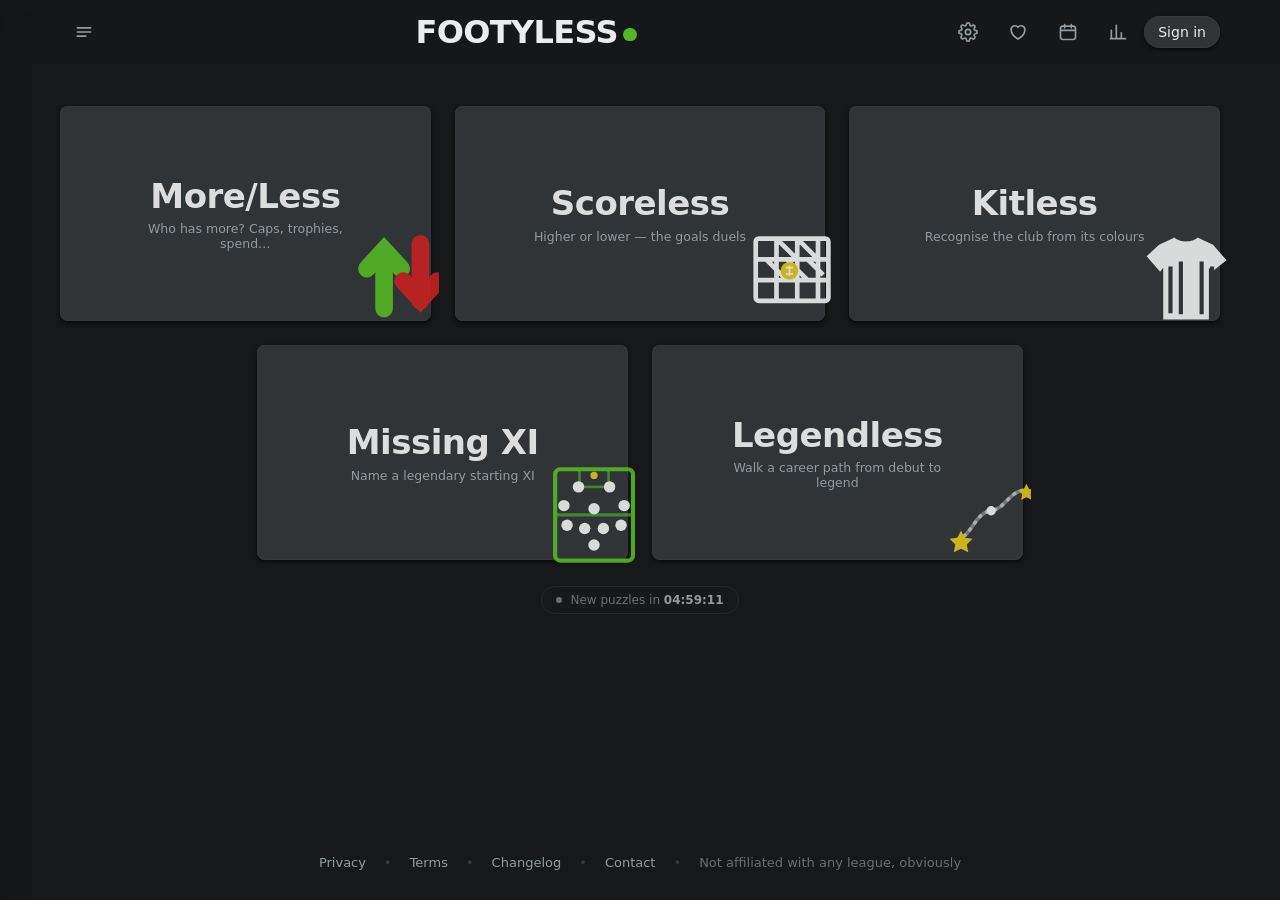
<file: index.html>
<!DOCTYPE html>
<html lang="en">
<head>
  <meta charset="UTF-8" />
  <meta name="viewport" content="width=device-width, initial-scale=1" />
  <title>Footyless — daily football teasers</title>
  <meta name="description" content="Quick daily football knowledge puzzles in EN/FR/ES/AR. No account, no ads overload, five-minute brain teasers." />
  <meta name="theme-color" content="#161819" />
  <link rel="icon" href="assets/favicon.svg" type="image/svg+xml" />
  <link rel="preconnect" href="https://api.fontshare.com" crossorigin />
  <link href="https://api.fontshare.com/v2/css?f[]=clash-display@600,700&f[]=dm-sans@400,500,700&display=swap" rel="stylesheet" />
  <link rel="stylesheet" href="css/base.css?v=2026112710" />
</head>
<body data-page="home">
  <div class="app">
    <main class="home-main">
      <div class="container">
        <p class="tagline anim-rise" data-i18n="tagline">Five-minute football teasers. Fresh set, every midnight&nbsp;UTC.</p>
        <div class="game-grid stagger" id="game-grid"><!-- cards injected --></div>

        <div style="display:flex; justify-content:center;">
          <div class="daily-strip anim-rise" style="animation-delay:.35s">
            <span class="pulse-dot"></span>
            <span>New puzzles in <strong id="daily-countdown">--:--:--</strong></span>
          </div>
        </div>
      </div>
    </main>

    <footer class="site-footer">
      <div class="container footer-row">
        <a href="#" data-soon data-i18n="privacy">Privacy</a><span class="footer-sep">•</span>
        <a href="#" data-soon data-i18n="terms">Terms</a><span class="footer-sep">•</span>
        <a href="#" data-soon data-i18n="changelog">Changelog</a><span class="footer-sep">•</span>
        <a href="#" data-soon data-i18n="contact">Contact</a><span class="footer-sep">•</span>
        <span data-i18n="footer_plain">Not affiliated with any league, obviously</span>
      </div>
    </footer>
  </div>

  <script src="js/vendor/howler.min.js?v=2026112710"></script>
  <script src="js/core.js?v=2026112710" defer></script>
  <script src="js/i18n.js?v=2026112710" defer></script>
  <script src="js/shell.js?v=2026112710" defer></script>
  <script src="js/home.js?v=2026112710" defer></script>
</body>
</html>
</file>
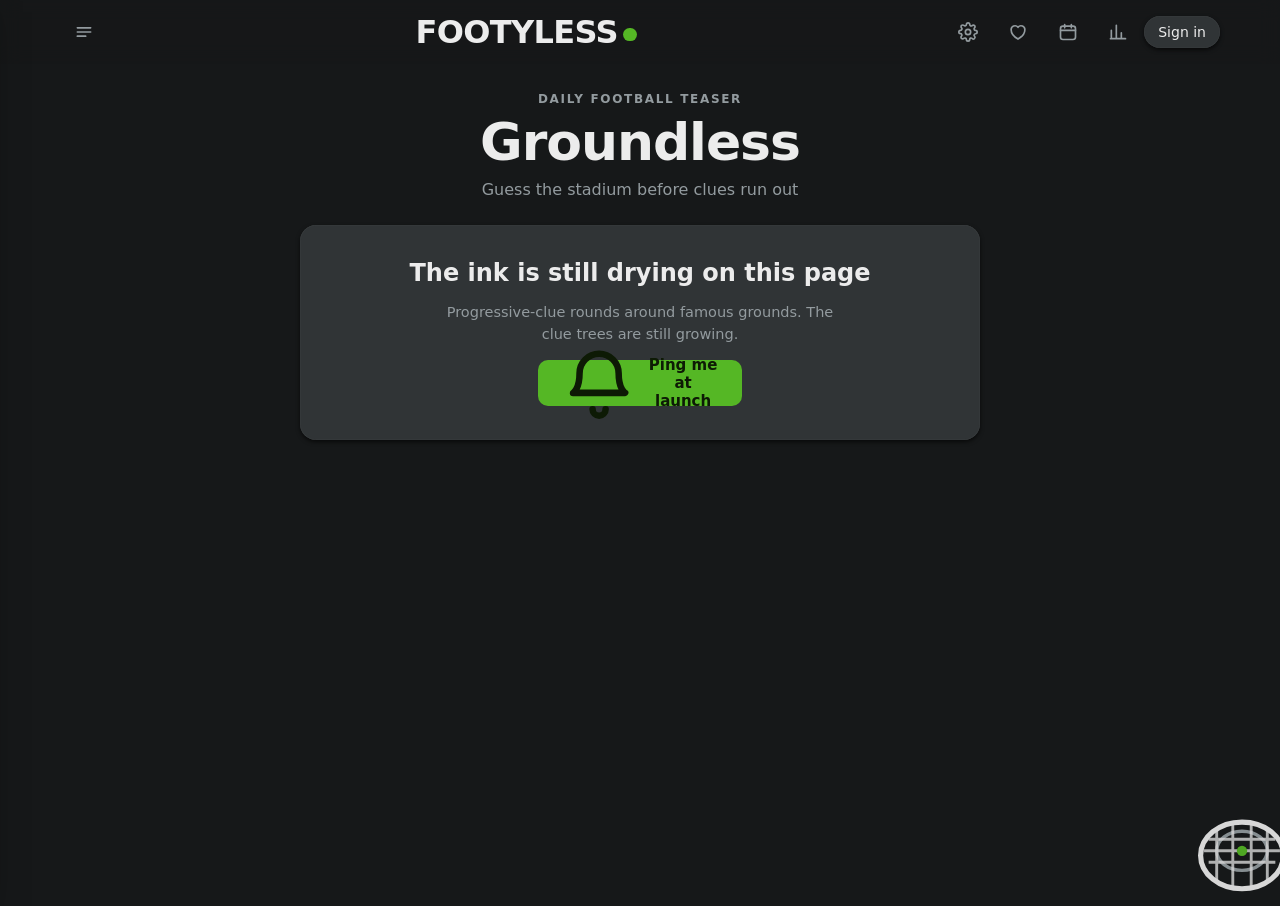
<file: games/groundless/index.html>
<!DOCTYPE html>
<html lang="en">
<head>
  <meta charset="UTF-8" /><meta name="viewport" content="width=device-width, initial-scale=1" />
  <title>Groundless — Footyless</title>
  <meta name="description" content="Guess the stadium before the clues run out. A Footyless daily teaser." />
  <meta name="theme-color" content="#161819" />
  <link rel="icon" href="../../assets/favicon.svg" type="image/svg+xml" />
  <link rel="preconnect" href="https://api.fontshare.com" crossorigin />
  <link href="https://api.fontshare.com/v2/css?f[]=clash-display@600,700&f[]=dm-sans@400,500,700&display=swap" rel="stylesheet" />
  <link rel="stylesheet" href="../../css/base.css?v=2026112710" />
</head>
<body data-page="game" data-wide="true" data-slug="groundless">
  <div class="app">
    <main class="game-shell" id="shell-mount">
      <div id="stub-mount"></div>
    </main>
  </div>
  <script src="../../js/vendor/howler.min.js?v=2026112710"></script>
  <script src="../../js/core.js?v=2026112710" defer></script>
  <script src="../../js/i18n.js?v=2026112710" defer></script>
  <script src="../../js/shell.js?v=2026112710" defer></script>
  <script src="../../js/stub.js?v=2026112710" defer></script>
</body>
</html>
</file>
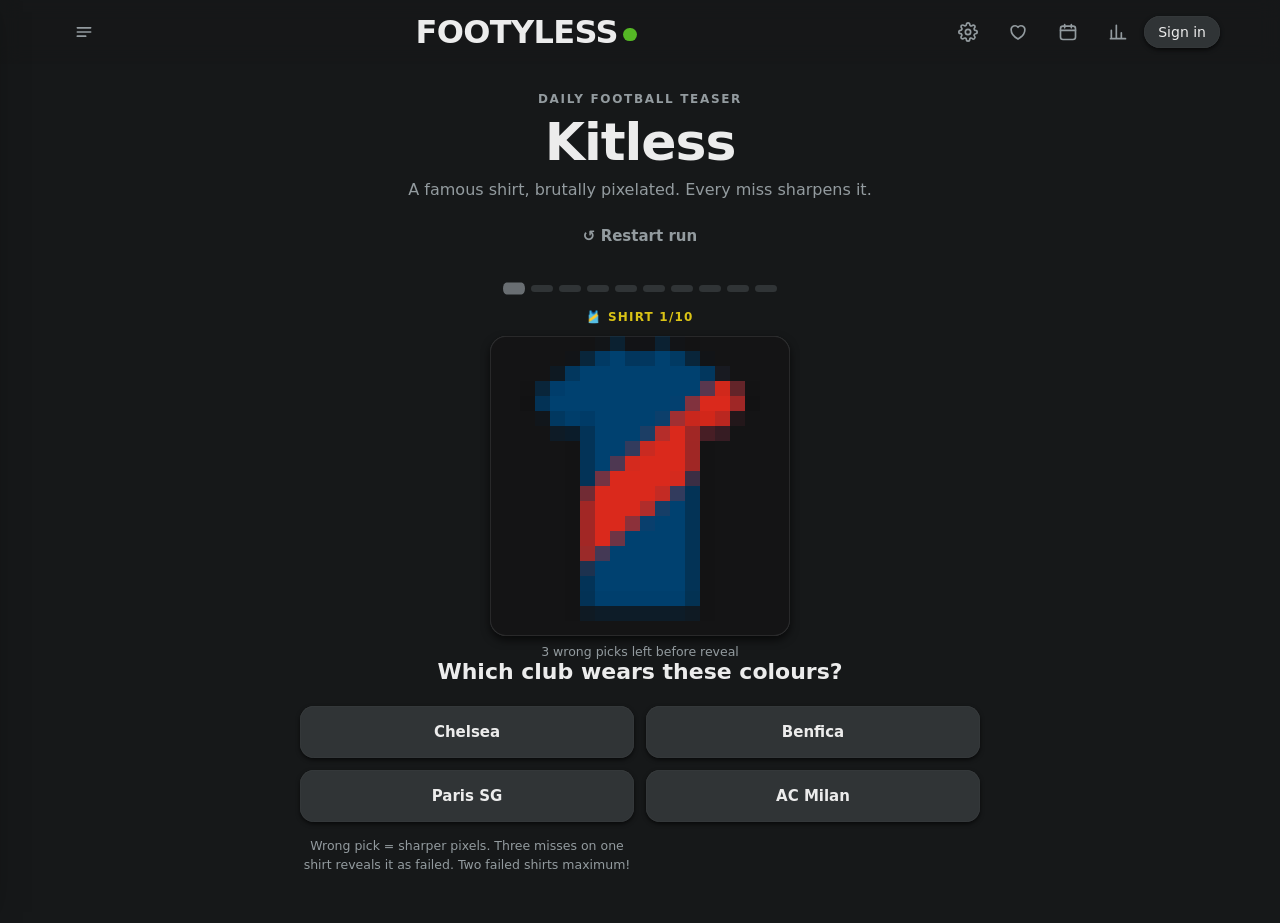
<file: games/kitless/index.html>
<!DOCTYPE html>
<html lang="en">
<head>
  <meta charset="UTF-8" />
  <meta name="viewport" content="width=device-width, initial-scale=1" />
  <title>Kitless — Footyless</title>
  <meta name="description" content="Recognise the club from its colours before the pixel curtain lifts. A Footyless daily teaser." />
  <meta name="theme-color" content="#161819" />
  <link rel="icon" href="../../assets/favicon.svg" type="image/svg+xml" />
  <link rel="preconnect" href="https://api.fontshare.com" crossorigin />
  <link href="https://api.fontshare.com/v2/css?f[]=clash-display@600,700&f[]=dm-sans@400,500,700&display=swap" rel="stylesheet" />
  <link rel="stylesheet" href="../../css/base.css?v=2026112710" />
</head>
<body data-page="game" data-wide="true">
  <div class="app">
    <main class="game-shell" id="shell-mount">
      <section class="game-hero">
        <div class="game-hero__eyebrow" data-i18n="hero_teaser">Daily teaser</div>
        <h1>Kitless</h1>
        <p class="kl-lede">A famous shirt, brutally pixelated. Every miss sharpens it.</p>
        <div style="margin-top:14px">
          <button class="btn btn-ghost" id="btn-restart">↺ Restart run</button>
        </div>
      </section>
      <div id="duel-app"><!-- board injected --></div>
    </main>
  </div>

  <script src="../../js/vendor/howler.min.js?v=2026112710"></script>
  <script src="../../js/core.js?v=2026112710" defer></script>
  <script src="../../js/i18n.js?v=2026112710" defer></script>
  <script src="../../js/shell.js?v=2026112710" defer></script>
  <script src="data.js?v=2026112710" defer></script>
  <script src="game.js?v=2026112710" defer></script>
</body>
</html>
</file>
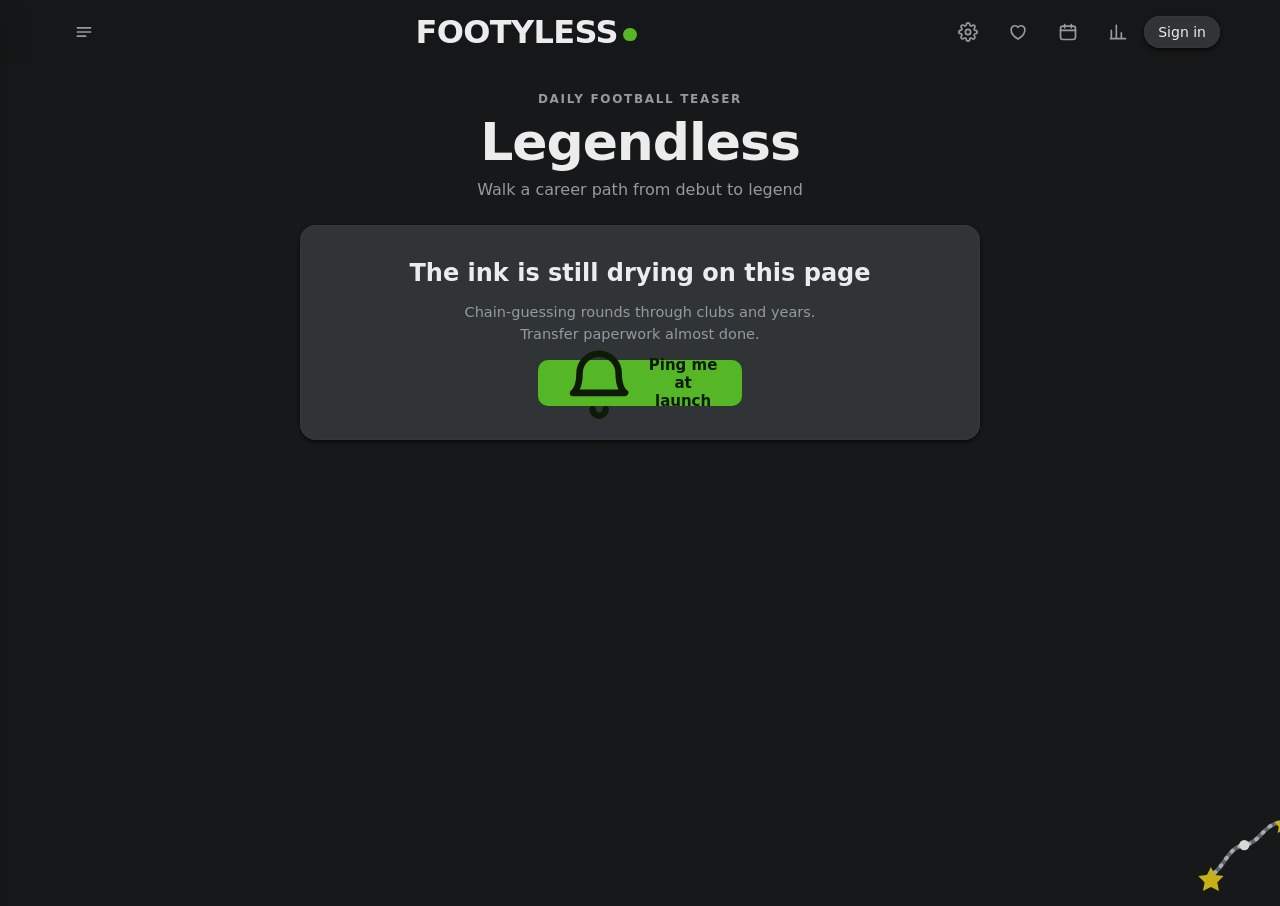
<file: games/legendless/index.html>
<!DOCTYPE html>
<html lang="en">
<head>
  <meta charset="UTF-8" /><meta name="viewport" content="width=device-width, initial-scale=1" />
  <title>Legendless — Footyless</title>
  <meta name="description" content="Walk a career path from debut to legend. A Footyless daily teaser." />
  <meta name="theme-color" content="#161819" />
  <link rel="icon" href="../../assets/favicon.svg" type="image/svg+xml" />
  <link rel="preconnect" href="https://api.fontshare.com" crossorigin />
  <link href="https://api.fontshare.com/v2/css?f[]=clash-display@600,700&f[]=dm-sans@400,500,700&display=swap" rel="stylesheet" />
  <link rel="stylesheet" href="../../css/base.css?v=2026112710" />
</head>
<body data-page="game" data-wide="true" data-slug="legendless">
  <div class="app">
    <main class="game-shell" id="shell-mount">
      <div id="stub-mount"></div>
    </main>
  </div>
  <script src="../../js/vendor/howler.min.js?v=2026112710"></script>
  <script src="../../js/core.js?v=2026112710" defer></script>
  <script src="../../js/i18n.js?v=2026112710" defer></script>
  <script src="../../js/shell.js?v=2026112710" defer></script>
  <script src="../../js/stub.js?v=2026112710" defer></script>
</body>
</html>
</file>
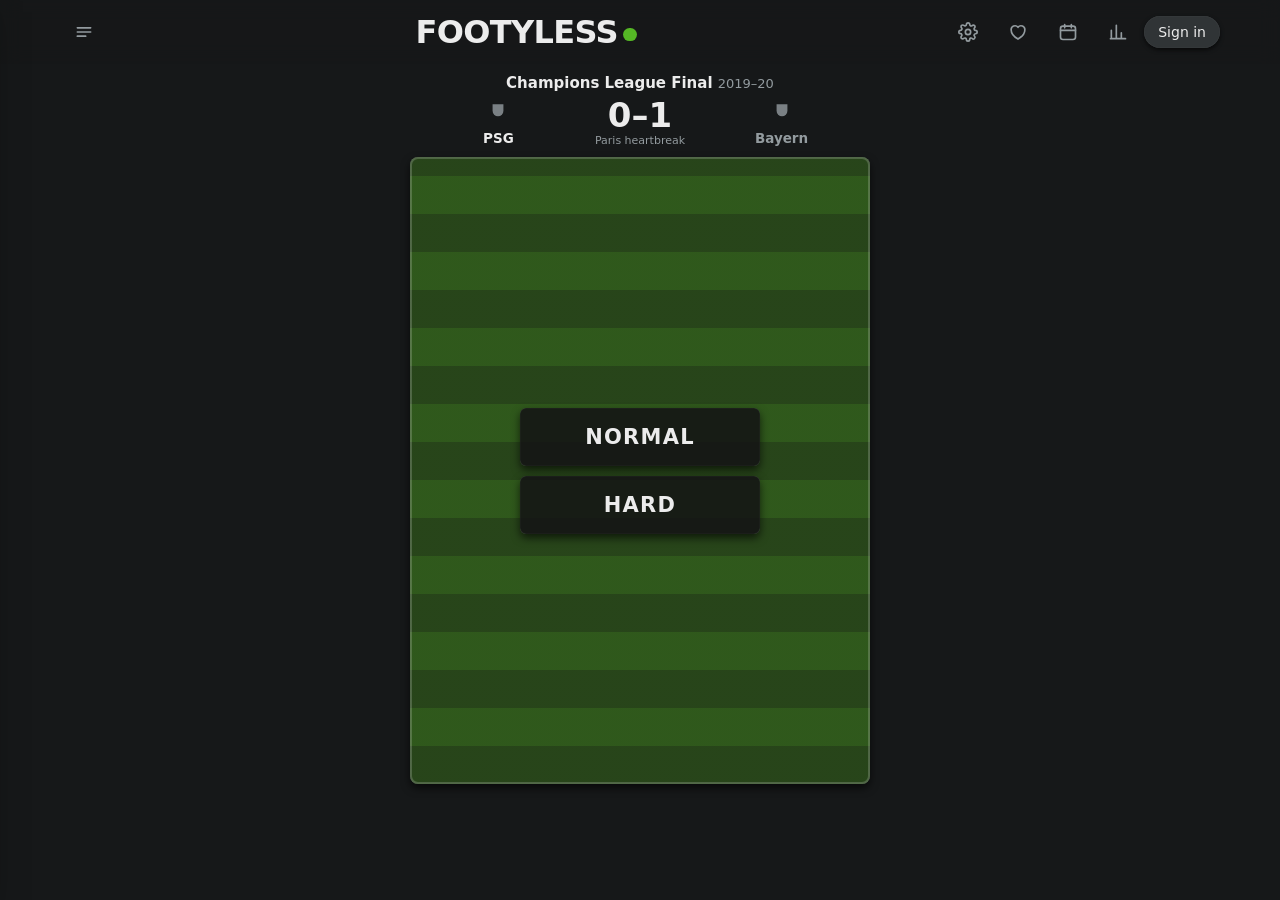
<file: games/missingxi/index.html>
<!DOCTYPE html>
<html lang="en">
<head>
  <meta charset="UTF-8" />
  <meta name="viewport" content="width=device-width, initial-scale=1" />
  <title>Missing XI — Footyless</title>
  <meta name="description" content="A legendary match, eleven anonymous shirts. Name every starter from memory." />
  <meta name="theme-color" content="#161819" />
  <link rel="icon" href="../../assets/favicon.svg" type="image/svg+xml" />
  <link rel="preconnect" href="https://api.fontshare.com" crossorigin />
  <link href="https://api.fontshare.com/v2/css?f[]=clash-display@600,700&f[]=dm-sans@400,500,700&display=swap" rel="stylesheet" />
  <link rel="stylesheet" href="../../css/base.css?v=2026112710" />
</head>
<body data-page="game" data-wide="true" data-slug="missingxi">
  <div class="app">
    <main class="game-shell" id="shell-mount" style="max-width:520px">
      <div id="duel-app"><!-- board injected --></div>
    </main>
  </div>

  <script src="../../js/vendor/howler.min.js"></script>
  <script src="../../js/core.js" defer></script>
  <script src="../../js/packs.js" defer></script>
  <script src="../../js/i18n.js" defer></script>
  <script src="../../js/shell.js" defer></script>
  <script src="data.js" defer></script>
  <script src="game.js?v=2026112710" defer></script>
</body>
</html>
</file>
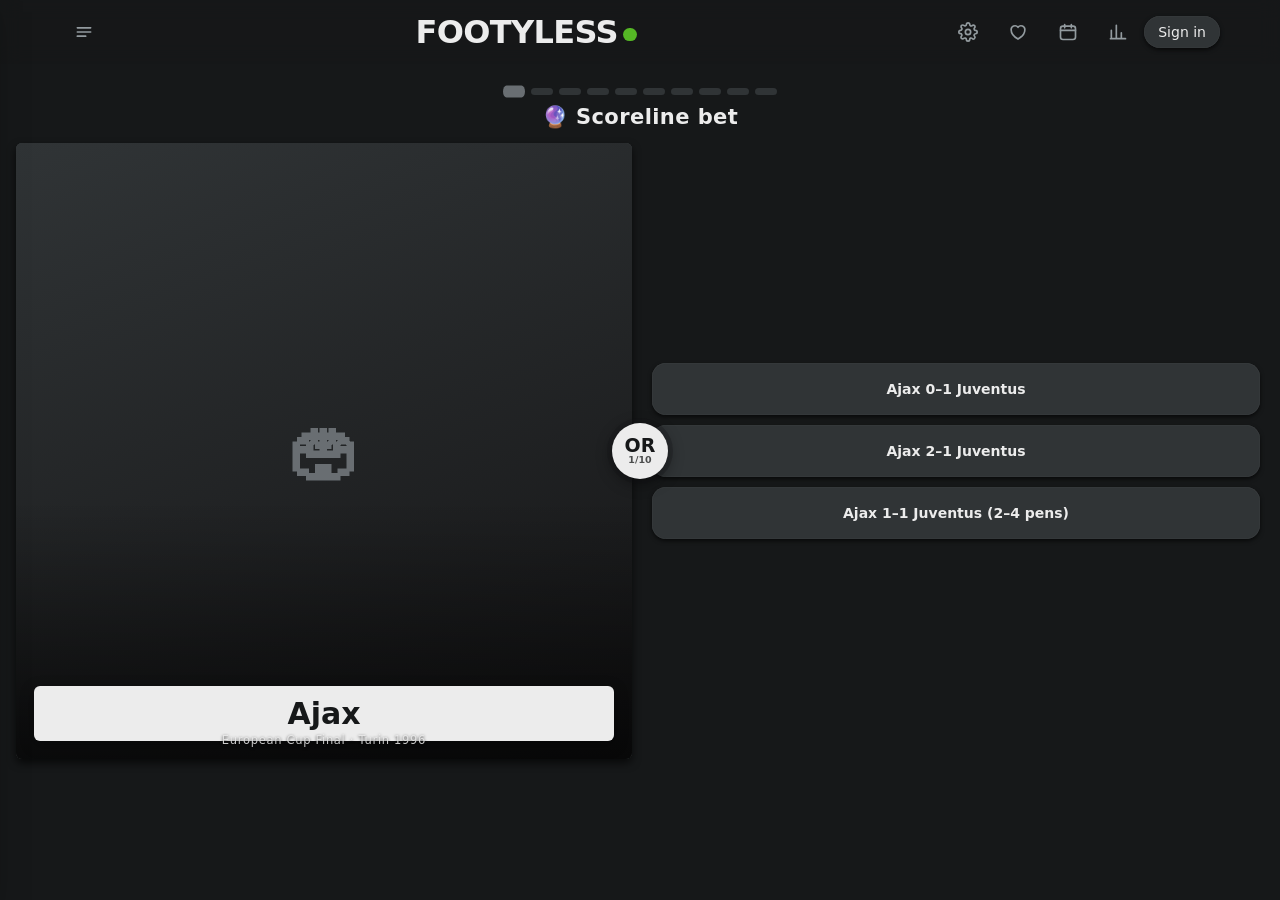
<file: games/scoreless/index.html>
<!DOCTYPE html>
<html lang="en">
<head>
  <meta charset="UTF-8" />
  <meta name="viewport" content="width=device-width, initial-scale=1" />
  <title>Scoreless — Footyless</title>
  <meta name="description" content="Fixture duels, career-goal duels, scoreline bets. Higher or lower, football edition." />
  <meta name="theme-color" content="#161819" />
  <link rel="icon" href="../../assets/favicon.svg" type="image/svg+xml" />
  <link rel="preconnect" href="https://api.fontshare.com" crossorigin />
  <link href="https://api.fontshare.com/v2/css?f[]=clash-display@600,700&f[]=dm-sans@400,500,700&display=swap" rel="stylesheet" />
  <link rel="stylesheet" href="../../css/base.css?v=2026112714" />
</head>
<body data-page="game" data-wide="true" data-slug="scoreless">
  <div class="app">
    <main class="ml-shell" id="shell-mount">
      <div id="duel-app"><!-- board injected --></div>
    </main>
  </div>

  <script src="../../js/vendor/howler.min.js"></script>
  <script src="../../js/core.js" defer></script>
  <script src="../../js/packs.js" defer></script>
  <script src="../../js/i18n.js" defer></script>
  <script src="../../js/shell.js" defer></script>
  <script src="data.js" defer></script>
  <script src="game.js?v=2026112714" defer></script>
</body>
</html>
</file>
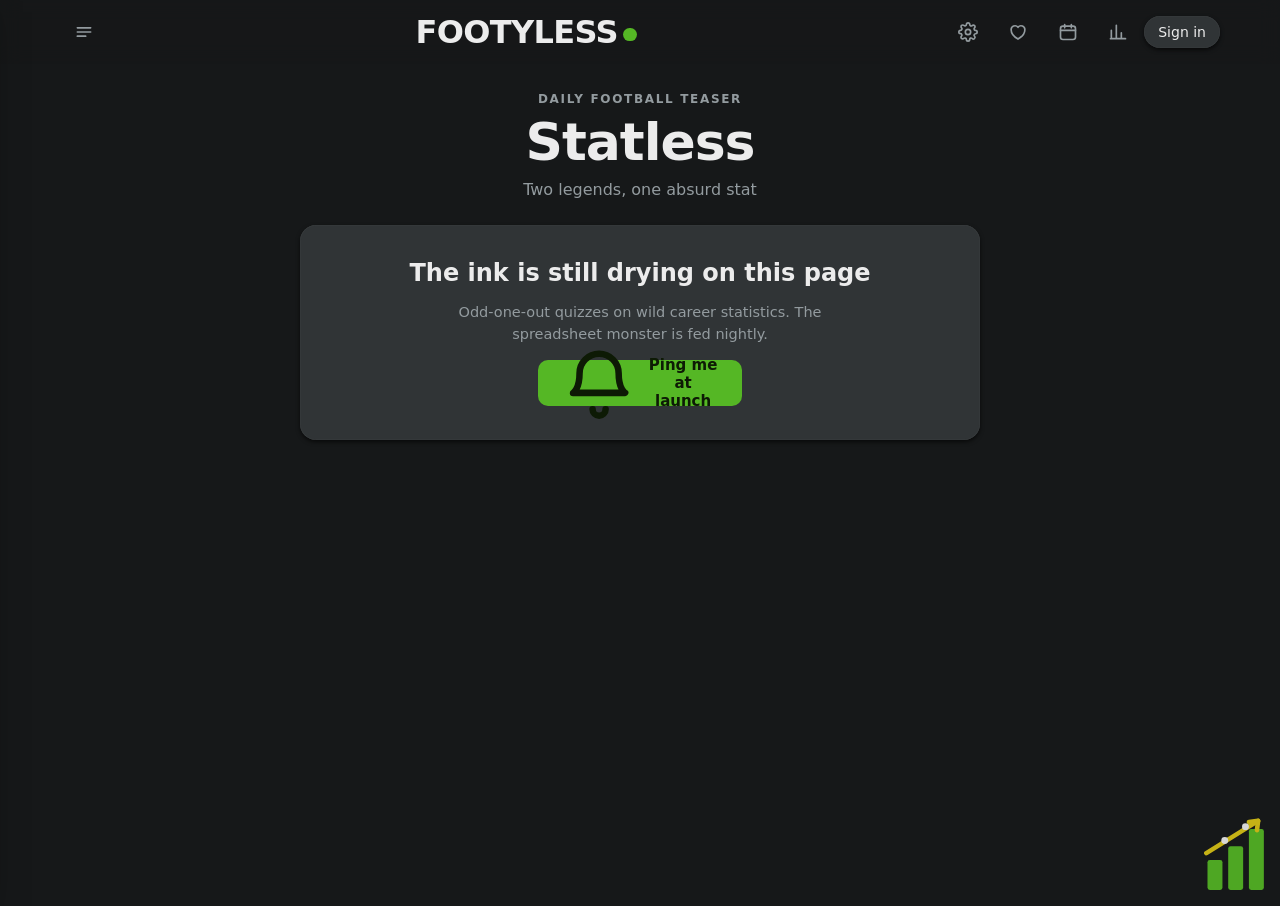
<file: games/statless/index.html>
<!DOCTYPE html>
<html lang="en">
<head>
  <meta charset="UTF-8" /><meta name="viewport" content="width=device-width, initial-scale=1" />
  <title>Statless — Footyless</title>
  <meta name="description" content="Two legends, one absurd stat. A Footyless daily teaser." />
  <meta name="theme-color" content="#161819" />
  <link rel="icon" href="../../assets/favicon.svg" type="image/svg+xml" />
  <link rel="preconnect" href="https://api.fontshare.com" crossorigin />
  <link href="https://api.fontshare.com/v2/css?f[]=clash-display@600,700&f[]=dm-sans@400,500,700&display=swap" rel="stylesheet" />
  <link rel="stylesheet" href="../../css/base.css?v=2026112710" />
</head>
<body data-page="game" data-wide="true" data-slug="statless">
  <div class="app">
    <main class="game-shell" id="shell-mount">
      <div id="stub-mount"></div>
    </main>
  </div>
  <script src="../../js/vendor/howler.min.js?v=2026112710"></script>
  <script src="../../js/core.js?v=2026112710" defer></script>
  <script src="../../js/i18n.js?v=2026112710" defer></script>
  <script src="../../js/shell.js?v=2026112710" defer></script>
  <script src="../../js/stub.js?v=2026112710" defer></script>
</body>
</html>
</file>
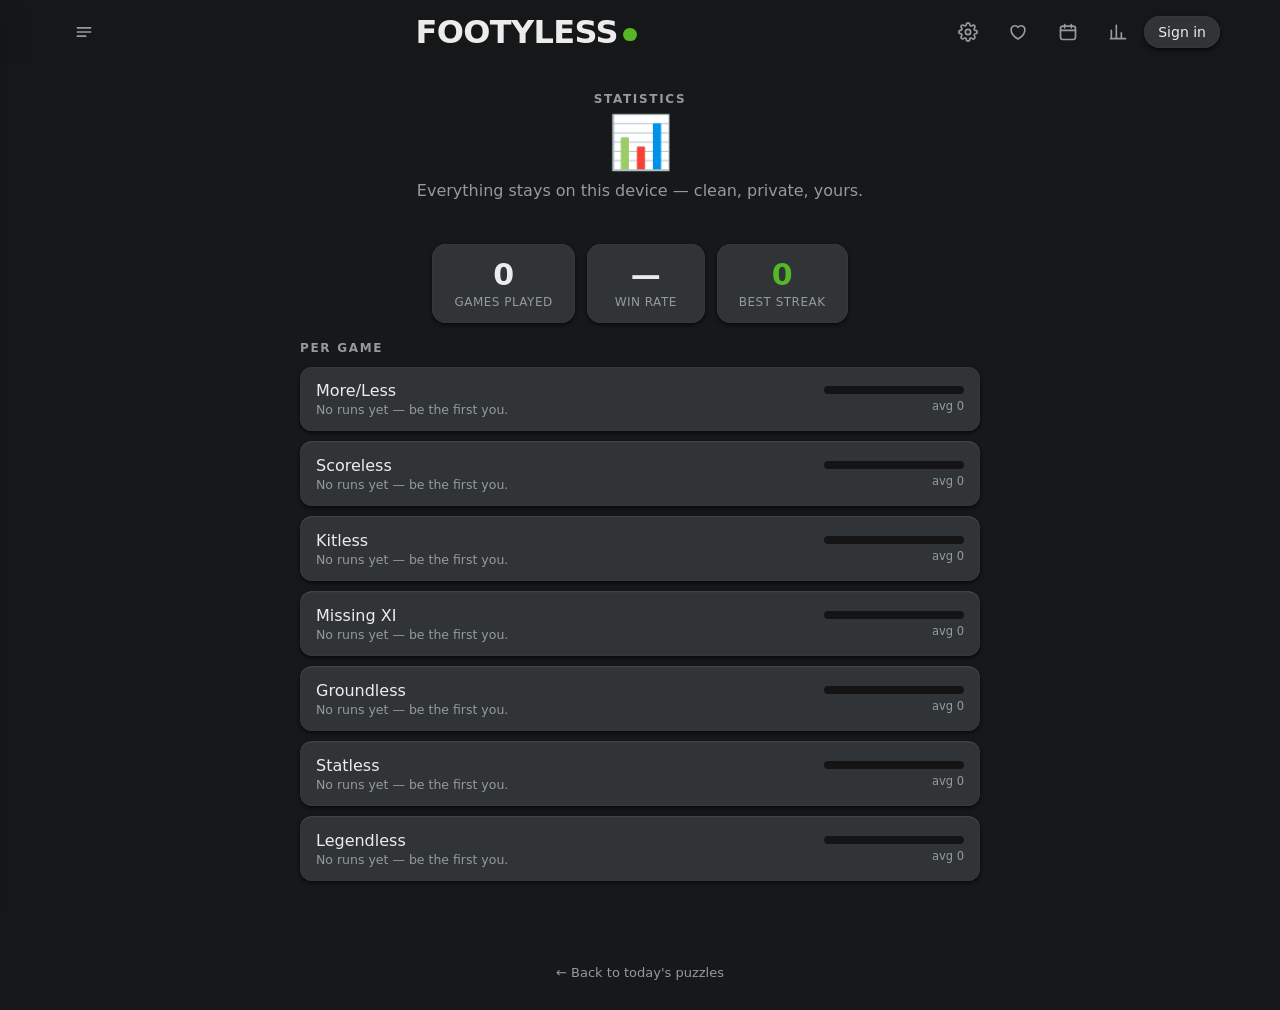
<file: stats.html>
<!DOCTYPE html>
<html lang="en">
<head>
  <meta charset="UTF-8" /><meta name="viewport" content="width=device-width, initial-scale=1" />
  <title>Statistics — Footyless</title>
  <meta name="description" content="Your Footyless stats: played, win rate, streaks." />
  <meta name="theme-color" content="#161819" />
  <link rel="icon" href="assets/favicon.svg" type="image/svg+xml" />
  <link rel="preconnect" href="https://api.fontshare.com" crossorigin />
  <link href="https://api.fontshare.com/v2/css?f[]=clash-display@600,700&f[]=dm-sans@400,500,700&display=swap" rel="stylesheet" />
  <link rel="stylesheet" href="css/base.css?v=2026112710" />
</head>
<body data-page="stats">
  <div class="app">
    <main class="game-shell">
      <section class="game-hero">
        <div class="game-hero__eyebrow" data-i18n="stats_nav">Statistics</div>
        <h1>📊</h1>
        <p data-i18n="stats_sub">Everything stays on this device â€” clean, private, yours.</p>
      </section>
      <div class="stat-row stagger" id="global-stats"></div>
      <section id="per-game" class="anim-rise" style="animation-delay:.2s"></section>
    </main>

    <footer class="site-footer">
      <div class="container footer-row">
        <a href="index.html" data-i18n="back_today">â† Back to today's puzzles</a>
      </div>
    </footer>
  </div>

  <script src="js/vendor/howler.min.js?v=2026112710"></script>
  <script src="js/core.js?v=2026112710" defer></script>
  <script src="js/i18n.js?v=2026112710" defer></script>
  <script src="js/shell.js?v=2026112710" defer></script>
  <script src="js/stats.js?v=2026112710" defer></script>
</body>
</html>
</file>
<file: css/base.css>
/* ============================================================
   GOALESS Ã¢â‚¬â€ design system
   Inspired by the crisp dark game-hub aesthetic. Original code.
   ============================================================ */

/* ---------- Tokens ---------- */
:root {
  --font-display: "Clash Display", "DM Sans", ui-sans-serif, system-ui, sans-serif;
  --font-body: "DM Sans", ui-sans-serif, system-ui, sans-serif;

  /* brand palette (dark-first) */
  --bg: #161819;
  --bg-recessed: #141415;
  --tile: #303436;
  --tile-hover: #383d3f;
  --fg: #ececec;
  --fg-muted: #939b9f;
  --fg-subtle: #696e72;
  --hairline: rgba(236, 236, 236, 0.08);

  --red: #c62121;
  --green: #55b725;
  --blue: #3a8dca;
  --yellow: #dac316;
  --orange: #e67e22;
  --inactive: #707070;

  --answer-correct: var(--green);
  --answer-warm: var(--yellow);
  --answer-wrong: var(--red);

  --radius-card: 12px;
  --radius-btn: 10px;
  --radius-pill: 9999px;

  --shadow-sm: 0 2px 4px rgba(0, 0, 0, 0.64), inset 0 0 1px rgba(199, 205, 207, 0.3);
  --shadow-md: 0 4px 8px rgba(0, 0, 0, 0.64), inset 0 0 1px rgba(199, 205, 207, 0.3);
  --shadow-lg: 0 12px 32px rgba(0, 0, 0, 0.55);

  --dur-fast: 100ms;
  --dur-med: 200ms;
  --dur-slow: 350ms;
  --ease-out: cubic-bezier(0.22, 0.61, 0.36, 1);
  --ease-spring: cubic-bezier(0.34, 1.56, 0.64, 1);
}

/* light theme */
[data-theme="light"] {
  --bg: #eef0f1;
  --bg-recessed: #e4e7e8;
  --tile: #ffffff;
  --tile-hover: #f4f6f7;
  --fg: #1e2021;
  --fg-muted: #55595c;
  --fg-subtle: #939b9f;
  --hairline: rgba(22, 24, 25, 0.1);
  --shadow-sm: 0 2px 4px rgba(22, 24, 25, 0.12), inset 0 0 1px rgba(22, 24, 25, 0.2);
  --shadow-md: 0 4px 10px rgba(22, 24, 25, 0.14), inset 0 0 1px rgba(22, 24, 25, 0.2);
  --shadow-lg: 0 12px 32px rgba(22, 24, 25, 0.18);
}

/* colorblind-friendly remap */
[data-colorblind="true"] {
  --answer-correct: #3a8dca;
  --answer-warm: #e67e22;
}
[data-colorblind="true"][data-theme="light"] {
  --answer-correct: #2b6c9e;
  --answer-warm: #b85f14;
}

/* ---------- Reset ---------- */
*, *::before, *::after { box-sizing: border-box; margin: 0; padding: 0; }
html { -webkit-text-size-adjust: 100%; touch-action: manipulation; }
body {
  font-family: var(--font-body);
  background: var(--bg);
  color: var(--fg);
  min-height: 100dvh;
  -webkit-font-smoothing: antialiased;
  overflow-x: hidden;
}
img, svg, video, canvas { display: block; max-width: 100%; }
a { color: inherit; text-decoration: none; }
button { font: inherit; color: inherit; background: none; border: 0; cursor: pointer; }
ul, ol { list-style: none; }
:focus-visible { outline: 2px solid var(--blue); outline-offset: 2px; border-radius: 4px; }

::selection { background: color-mix(in srgb, var(--green) 60%, transparent); }

/* ---------- App frame ---------- */
.app {
  min-height: 100dvh;
  display: flex;
  flex-direction: column;
}
.container {
  width: 100%;
  max-width: 1200px;
  margin-inline: auto;
  padding-inline: 20px;
}

/* ---------- Header ---------- */
.site-header {
  height: 64px;
  display: flex;
  align-items: center;
  position: sticky;
  top: 0;
  z-index: 40;
  background: color-mix(in srgb, var(--bg) 82%, transparent);
  backdrop-filter: blur(10px);
  -webkit-backdrop-filter: blur(10px);
}
.header-row {
  display: flex;
  align-items: center;
  justify-content: space-between;
  gap: 12px;
  width: 100%;
}
.icon-btn {
  width: 48px;
  height: 48px;
  border-radius: var(--radius-pill);
  display: inline-flex;
  align-items: center;
  justify-content: center;
  color: var(--fg-muted);
  transition: color var(--dur-fast) var(--ease-out), background var(--dur-fast) var(--ease-out),
    transform var(--dur-fast) var(--ease-out);
  flex: 0 0 auto;
}
.icon-btn:hover { color: var(--fg); background: var(--hairline); }
.icon-btn:active { transform: scale(0.92); }
.icon-btn svg { width: 20px; height: 20px; }

.wordmark {
  font-family: var(--font-display);
  font-weight: 600;
  font-size: clamp(22px, 4.5vw, 32px);
  letter-spacing: -0.02em;
  color: var(--fg);
  line-height: 1;
  display: inline-flex;
  align-items: baseline;
  gap: 1px;
  user-select: none;
}
.wordmark .ball-dot {
  width: 0.42em;
  height: 0.42em;
  border-radius: 50%;
  background: var(--green);
  display: inline-block;
  margin-left: 0.14em;
  transform: translateY(-0.06em);
  transition: transform var(--dur-med) var(--ease-spring), background var(--dur-med);
}
.wordmark:hover .ball-dot { transform: translateY(-0.14em) rotate(24deg); }
[data-theme="light"] .wordmark .ball-dot { background: var(--green); }

.btn-signin {
  height: 32px;
  padding: 0 14px;
  border-radius: var(--radius-pill);
  font-size: 14px;
  font-weight: 500;
  color: var(--fg);
  background: var(--tile);
  box-shadow: var(--shadow-sm);
  transition: transform var(--dur-fast) var(--ease-out), background var(--dur-fast);
}
.btn-signin:hover { background: var(--tile-hover); }
.btn-signin:active { transform: scale(0.95); }

.header-cluster { display: flex; align-items: center; gap: 2px; }

/* ---------- Home (lessgames parity) ---------- */
.home-main {
  flex: 1;
  display: flex;
  flex-direction: column;
  align-items: center;
  padding: 8px 0 40px;
}
.tagline {
  display: none; /* lessgames keeps the grid tight under the header; strip lives in drawer */
}
.game-grid {
  width: 100%;
  display: flex;
  flex-wrap: wrap;
  justify-content: center;
  gap: 24px;
  margin-top: 28px;
  padding-top: 6px;
}

/* ---------- Game cards (lessgames measured parity) ---------- */
.game-cell { width: 100%; position: relative; }
@media (min-width: 640px) { .game-cell { width: calc(50% - 12px); min-width: 340px; max-width: 420px; } }
@media (min-width: 980px) { .game-cell { width: calc(33.333% - 16px); } }

.game-card {
  position: relative;
  display: flex;
  flex-direction: column;
  justify-content: center;
  aspect-ratio: 5 / 2;
  background: var(--tile);
  border-radius: 8px;
  box-shadow: var(--shadow-sm);
  overflow: visible;
  isolation: isolate;
  transition: transform var(--dur-fast) var(--ease-out), background var(--dur-fast) var(--ease-out),
    box-shadow var(--dur-med) var(--ease-out);
}
@media (min-width: 640px) { .game-card { aspect-ratio: 5 / 2.4; } }
@media (min-width: 980px) { .game-card { aspect-ratio: 5 / 2.9; } }
@media (hover: hover) {
  .game-card:hover { transform: scale(1.025); background: var(--tile-hover); box-shadow: var(--shadow-md); }
}
.game-card:active { transform: scale(0.98); }

.game-card__body {
  position: relative;
  z-index: 2;
  padding: 14px 22px;
  display: flex;
  flex-direction: column;
  align-items: center;
  height: 100%;
  justify-content: center;
}
.game-card__title {
  font-family: var(--font-display);
  font-weight: 600;
  font-size: clamp(24px, 4.2vw, 34px);
  letter-spacing: -0.015em;
  text-align: center;
  line-height: 1.2;
  color: var(--fg);
  opacity: .92;
}
.game-card__sub {
  margin-top: 5px;
  font-size: 12.5px;
  color: var(--fg-muted);
  text-align: center;
  max-width: 30ch;
}
.game-card__badge {
  position: absolute;
  top: 10px;
  right: 12px;
  z-index: 3;
  font-size: 11px;
  font-weight: 700;
  letter-spacing: 0.06em;
  color: var(--bg);
  background: var(--green);
  padding: 3px 8px;
  border-radius: var(--radius-pill);
  opacity: 0;
  transform: translateY(-4px);
  transition: opacity var(--dur-med), transform var(--dur-med) var(--ease-spring);
}
.game-card.is-done .game-card__badge { opacity: 1; transform: none; }

/* decorative corner pictogram (readable, quiet) */
.game-card__art {
  position: absolute;
  right: -8px;
  bottom: -6px;
  width: 56%;
  max-width: 230px;
  z-index: 1;
  opacity: 0.9;
  pointer-events: none;
  transition: transform var(--dur-med) var(--ease-out);
}
@media (hover: hover) {
  .game-card:hover .game-card__art { transform: translate(-3px, -3px) scale(1.04); }
}

/* countdown strip Ã¢â‚¬â€ quieter */
.daily-strip {
  margin-top: 26px;
  display: inline-flex;
  align-items: center;
  gap: 8px;
  padding: 6px 14px;
  border-radius: var(--radius-pill);
  background: transparent;
  border: 1px solid var(--hairline);
  font-variant-numeric: tabular-nums;
  font-size: 12px;
  color: var(--fg-subtle);
}
.daily-strip strong { color: var(--fg-muted); font-weight: 600; }
.daily-strip .pulse-dot {
  width: 6px; height: 6px; border-radius: 50%;
  background: var(--fg-subtle);
  animation: gl-pulse 1.6s ease-in-out infinite;
}
@keyframes gl-pulse { 50% { opacity: 0.35; transform: scale(0.8); } }

/* ---------- Footer ---------- */
.site-footer {
  padding: 26px 0 30px;
  color: var(--fg-subtle);
  font-size: 13px;
}
.footer-row {
  display: flex;
  flex-wrap: wrap;
  align-items: center;
  justify-content: center;
  gap: 8px 18px;
}
.footer-row a { color: var(--fg-muted); transition: color var(--dur-fast); }
.footer-row a:hover { color: var(--fg); }
.footer-sep { opacity: 0.4; }

/* ---------- Buttons ---------- */
.btn {
  display: inline-flex;
  align-items: center;
  justify-content: center;
  gap: 8px;
  height: 46px;
  padding: 0 22px;
  border-radius: var(--radius-btn);
  font-weight: 600;
  font-size: 15px;
  transition: transform var(--dur-fast) var(--ease-out), background var(--dur-fast) var(--ease-out),
    filter var(--dur-fast);
  user-select: none;
}
.btn:active { transform: scale(0.96); }
.btn-primary { background: var(--green); color: #0d1a05; }
.btn-primary:hover { filter: brightness(1.08); }
.btn-secondary { background: var(--tile); color: var(--fg); box-shadow: var(--shadow-sm); }
.btn-secondary:hover { background: var(--tile-hover); }
.btn-ghost { color: var(--fg-muted); }
.btn-ghost:hover { color: var(--fg); background: var(--hairline); }
.btn-blue { background: var(--blue); color: #04121e; }
.btn-danger-ghost { color: var(--fg-muted); }
.btn-danger-ghost:hover { color: var(--red); background: color-mix(in srgb, var(--red) 12%, transparent); }
.btn[disabled] { opacity: 0.45; cursor: not-allowed; }

/* ---------- Drawer (lessgames parity) ---------- */
.drawer-layer { position: fixed; inset: 0; z-index: 60; pointer-events: none; }
.drawer-backdrop {
  position: absolute; inset: 0;
  background: rgba(0, 0, 0, 0.55);
  opacity: 0;
  transition: opacity var(--dur-med) var(--ease-out);
}
.drawer {
  position: absolute;
  top: 0; left: 0; bottom: 0;
  width: min(320px, 86vw);
  background: var(--bg-recessed);
  box-shadow: var(--shadow-lg);
  transform: translateX(-105%);
  transition: transform var(--dur-med) var(--ease-out);
  display: flex;
  flex-direction: column;
  padding: 16px 18px calc(16px + env(safe-area-inset-bottom));
  overflow-y: auto;
}
.drawer-layer.is-open { pointer-events: auto; }
.drawer-layer.is-open .drawer { transform: none; }
.drawer-layer.is-open .drawer-backdrop { opacity: 1; }

.drawer-head { display: flex; align-items: center; justify-content: space-between; padding: 2px 0 14px; }

/* game shortcuts */
.drawer-games { display: flex; flex-direction: column; }
.drawer-game { border-bottom: 1px solid var(--hairline); }
.drawer-game:last-child { border-bottom: 0; }
.drawer-game__head {
  width: 100%;
  display: flex; align-items: center; justify-content: space-between;
  padding: 13px 2px;
  font-family: var(--font-display);
  font-weight: 600; font-size: 17.5px;
  letter-spacing: .02em;
  color: var(--fg);
  transition: color var(--dur-fast);
}
.drawer-game__head:hover { color: var(--fg); opacity: 1; }
.drawer-game__head.is-active { color: var(--answer-correct); }
.drawer-chev { width: 16px; height: 16px; color: var(--fg-subtle); transition: transform var(--dur-fast) var(--ease-out); }
[data-expanded="true"] .drawer-chev, .drawer-game__head[aria-expanded="true"] .drawer-chev { transform: rotate(180deg); }
.drawer-game__sub {
  display: grid;
  grid-template-rows: 0fr;
  transition: grid-template-rows var(--dur-med) var(--ease-out);
}
.drawer-game__sub.is-open { grid-template-rows: 1fr; }
.drawer-game__sub > * { overflow: hidden; }
.drawer-game__sub { display: block; max-height: 0; overflow: hidden; transition: max-height var(--dur-med) var(--ease-out); }
.drawer-game__sub.is-open { max-height: 120px; }
.drawer-sublink {
  display: block;
  padding: 8px 14px;
  font-size: 14px;
  color: var(--fg-muted);
  border-radius: 8px;
}
.drawer-sublink:hover { color: var(--fg); background: var(--hairline); }
.drawer-sublink span { color: var(--answer-correct); font-size: 9px; margin-inline-end: 6px; vertical-align: 2px; }

/* activity calendar */
.drawer-activity {
  margin: 10px 0 4px;
  padding: 12px 12px 10px;
  background: color-mix(in srgb, var(--tile) 55%, transparent);
  border-radius: 12px;
}
.da-head {
  display: flex; align-items: center; justify-content: space-between;
  font-size: 11px; font-weight: 700; letter-spacing: .12em;
  color: var(--fg-muted);
  margin-bottom: 10px;
}
.da-count { font-variant-numeric: tabular-nums; letter-spacing: .04em; }
.da-count b { color: var(--fg); font-weight: 600; }
.da-cal {
  display: grid;
  grid-template-columns: repeat(auto-fill, minmax(26px, 1fr));
  gap: 5px;
}
.cal-day {
  height: 26px;
  display: flex; align-items: center; justify-content: center;
  font-size: 10.5px;
  border-radius: 50%;
  color: var(--fg-muted);
  border: 1.5px solid var(--hairline);
  font-variant-numeric: tabular-nums;
}
.cal-day.is-empty { border: 0; }
.cal-day.is-played { border-color: var(--answer-correct); color: var(--answer-correct); font-weight: 600; }
.cal-day.is-today { background: var(--answer-correct); border-color: var(--answer-correct); color: #0b1a04; font-weight: 700; }
.cal-day.is-today.is-played { background: var(--answer-correct); }
.da-streak { margin-top: 10px; font-size: 12.5px; color: var(--fg-muted); }

.drawer-nav { display: flex; flex-direction: column; gap: 2px; }
.drawer-link {
  display: flex; align-items: center; gap: 12px;
  padding: 11px 12px;
  border-radius: var(--radius-btn);
  color: var(--fg-muted);
  font-weight: 500;
  font-size: 14.5px;
  transition: background var(--dur-fast), color var(--dur-fast);
}
.drawer-link svg { width: 18px; height: 18px; }
.drawer-link:hover { background: var(--hairline); color: var(--fg); }
.drawer-link.is-active { color: var(--fg); background: var(--hairline); }
.drawer-link.is-active svg { color: var(--answer-correct); }

.drawer-feedback {
  margin: 12px 0;
  display: flex; align-items: center; justify-content: center; gap: 10px;
  padding: 12px;
  border-radius: 10px;
  background: color-mix(in srgb, var(--tile) 75%, transparent);
  color: var(--fg);
  font-weight: 600; font-size: 14px;
  transition: background var(--dur-fast);
}
.drawer-feedback:hover { background: var(--tile); }
.drawer-feedback svg { width: 17px; height: 17px; }

.drawer-foot {
  margin-top: auto;
  padding-top: 14px;
  border-top: 1px solid var(--hairline);
  display: flex; flex-direction: column; gap: 8px;
  font-size: 12px; color: var(--fg-subtle);
}
.drawer-foot__links { display: flex; flex-wrap: wrap; gap: 4px 14px; justify-content: center; }
.drawer-foot__links a { color: var(--fg-muted); }
.drawer-foot__links a:hover { color: var(--fg); }
.drawer-foot > span { text-align: center; }

/* ---------- Modal ---------- */
.modal-layer {
  position: fixed; inset: 0; z-index: 70;
  display: flex; align-items: center; justify-content: center;
  padding: 20px;
  pointer-events: none;
}
.modal-layer.is-open { pointer-events: auto; }
.modal-backdrop {
  position: absolute; inset: 0;
  background: rgba(0, 0, 0, 0.55);
  opacity: 0;
  transition: opacity var(--dur-med) var(--ease-out);
}
.modal-layer.is-open .modal-backdrop { opacity: 1; }
.modal {
  position: relative;
  width: min(440px, 100%);
  max-height: min(82dvh, 640px);
  display: flex;
  flex-direction: column;
  background: var(--tile);
  border-radius: 16px;
  box-shadow: var(--shadow-lg);
  opacity: 0;
  transform: translateY(14px) scale(0.97);
  transition: opacity var(--dur-med) var(--ease-out), transform var(--dur-med) var(--ease-spring);
  overflow: hidden;
}
.modal-layer.is-open .modal { opacity: 1; transform: none; }
.modal-head {
  display: flex; align-items: center; justify-content: space-between;
  padding: 18px 20px 4px;
}
.modal-title { font-family: var(--font-display); font-weight: 600; font-size: 22px; }
.modal-close { color: var(--fg-muted); }
.modal-close:hover { color: var(--fg); }
.modal-body { padding: 12px 20px 20px; overflow-y: auto; font-size: 14.5px; line-height: 1.55; color: var(--fg); }
.modal-actions {
  display: flex; gap: 10px; justify-content: flex-end;
  padding: 14px 20px 18px; border-top: 1px solid var(--hairline);
}
.modal-actions:empty { display: none; }

/* setting rows */
.setting-row {
  display: flex; align-items: center; justify-content: space-between; gap: 14px;
  padding: 13px 2px;
}
.setting-row + .setting-row { border-top: 1px solid var(--hairline); }
.setting-label { font-weight: 500; }
.setting-hint { font-size: 12.5px; color: var(--fg-muted); margin-top: 2px; }

/* toggle switch */
.toggle {
  position: relative;
  width: 46px; height: 26px;
  border-radius: var(--radius-pill);
  background: var(--bg-recessed);
  box-shadow: inset 0 0 0 1px var(--hairline);
  transition: background var(--dur-fast);
  flex: 0 0 auto;
}
.toggle::after {
  content: "";
  position: absolute;
  top: 3px; left: 3px;
  width: 20px; height: 20px;
  border-radius: 50%;
  background: var(--fg-muted);
  transition: transform var(--dur-fast) var(--ease-spring), background var(--dur-fast);
}
.toggle[aria-checked="true"] { background: var(--green); }
.toggle[aria-checked="true"]::after { transform: translateX(20px); background: #fff; }

/* segmented control */
.seg {
  display: inline-flex;
  background: var(--bg-recessed);
  border-radius: var(--radius-pill);
  padding: 3px;
  box-shadow: inset 0 0 0 1px var(--hairline);
}
.seg button {
  height: 26px;
  padding: 0 12px;
  border-radius: var(--radius-pill);
  font-size: 12.5px;
  font-weight: 600;
  color: var(--fg-muted);
  transition: background var(--dur-fast), color var(--dur-fast);
}
.seg button.is-on { background: var(--tile-hover); color: var(--fg); }
.seg button:hover:not(.is-on) { color: var(--fg); }

/* ---------- Toast ---------- */
.toast-region {
  position: fixed;
  left: 50%;
  bottom: calc(22px + env(safe-area-inset-bottom));
  transform: translateX(-50%);
  z-index: 90;
  display: flex;
  flex-direction: column;
  align-items: center;
  gap: 8px;
  pointer-events: none;
  width: max-content;
  max-width: min(92vw, 480px);
}
.toast {
  display: flex;
  align-items: center;
  gap: 10px;
  padding: 11px 18px;
  background: var(--tile);
  color: var(--fg);
  border-radius: var(--radius-pill);
  box-shadow: var(--shadow-md);
  font-size: 14px;
  font-weight: 500;
  opacity: 0;
  transform: translateY(10px);
  transition: opacity var(--dur-med) var(--ease-out), transform var(--dur-med) var(--ease-spring);
}
.toast.is-in { opacity: 1; transform: none; }
.toast .toast-ico { width: 17px; height: 17px; color: var(--green); flex: 0 0 auto; }
.toast.is-error .toast-ico { color: var(--red); }

/* ---------- Confetti ---------- */
#gl-confetti {
  position: fixed;
  inset: 0;
  z-index: 95;
  pointer-events: none;
}

/* ---------- Shared game-page scaffolding ---------- */
.game-shell {
  flex: 1;
  width: 100%;
  max-width: 720px;
  margin-inline: auto;
  padding: 10px 20px 48px;
  display: flex;
  flex-direction: column;
}
.game-hero { text-align: center; margin: 18px 0 26px; }
.game-hero__eyebrow {
  font-size: 12px;
  font-weight: 700;
  letter-spacing: 0.14em;
  text-transform: uppercase;
  color: var(--fg-muted);
}
.game-hero h1 {
  font-family: var(--font-display);
  font-weight: 600;
  font-size: clamp(34px, 7vw, 52px);
  letter-spacing: -0.02em;
  margin-top: 6px;
}
.game-hero p { color: var(--fg-muted); margin-top: 8px; }

.wip-panel {
  background: var(--tile);
  border-radius: 16px;
  box-shadow: var(--shadow-sm);
  padding: 34px 26px;
  text-align: center;
  display: flex;
  flex-direction: column;
  align-items: center;
  gap: 14px;
}
.wip-panel .wip-art { width: 150px; opacity: 0.95; }
.wip-title { font-family: var(--font-display); font-weight: 600; font-size: 24px; }
.wip-text { color: var(--fg-muted); font-size: 14.5px; max-width: 42ch; line-height: 1.55; }

/* stat chips (stats page / results) */
.stat-row { display: flex; flex-wrap: wrap; gap: 12px; justify-content: center; margin: 18px 0; }
.stat-chip {
  background: var(--tile);
  border-radius: 14px;
  box-shadow: var(--shadow-sm);
  padding: 14px 22px;
  min-width: 118px;
  text-align: center;
}
.stat-chip__num {
  font-family: var(--font-display);
  font-weight: 600;
  font-size: 30px;
  line-height: 1.1;
}
.stat-chip__num.is-good { color: var(--answer-correct); }
.stat-chip__num.is-bad { color: var(--answer-wrong); }
.stat-chip__label { font-size: 12px; color: var(--fg-muted); letter-spacing: 0.04em; text-transform: uppercase; margin-top: 4px; }

/* result reveal pills (duel demo) */
.duel-board {
  display: grid;
  grid-template-columns: 1fr auto 1fr;
  align-items: stretch;
  gap: 14px;
  perspective: 900px;
}
.duel-card {
  background: var(--tile);
  border-radius: 16px;
  box-shadow: var(--shadow-sm);
  padding: 22px 14px;
  text-align: center;
  transition: transform var(--dur-med) var(--ease-spring), box-shadow var(--dur-med);
  will-change: transform;
}
.duel-card.is-answer-left { transform-origin: left center; }
.duel-card.is-answer-right { transform-origin: right center; }
.duel-card .avatar {
  width: 58px; height: 58px;
  margin: 0 auto 10px;
  border-radius: 50%;
  background: var(--bg-recessed);
  box-shadow: inset 0 0 0 1px var(--hairline);
  display: flex; align-items: center; justify-content: center;
  font-family: var(--font-display);
  font-weight: 600;
  font-size: 21px;
  color: var(--fg-muted);
}
.duel-card .who { font-weight: 600; font-size: 15.5px; line-height: 1.25; }
.duel-card .ctry { font-size: 12px; color: var(--fg-muted); margin-top: 2px; }
.duel-card .val {
  margin-top: 12px;
  font-family: var(--font-display);
  font-weight: 700;
  font-size: 34px;
  color: var(--fg-subtle);
  font-variant-numeric: tabular-nums;
}
.duel-card.revealed .val { color: var(--fg); }
.duel-card.win-glow { box-shadow: 0 0 0 2px var(--answer-correct), var(--shadow-md); }
.duel-vs {
  align-self: center;
  font-family: var(--font-display);
  font-weight: 600;
  color: var(--fg-subtle);
  font-size: 15px;
}
.choice-bar { display: grid; grid-template-columns: 1fr 1fr; gap: 12px; margin-top: 22px; }
.choice-btn {
  height: 58px;
  border-radius: 14px;
  background: var(--tile);
  box-shadow: var(--shadow-sm);
  font-family: var(--font-display);
  font-weight: 600;
  font-size: 19px;
  display: flex; align-items: center; justify-content: center; gap: 8px;
  transition: transform var(--dur-fast) var(--ease-out), background var(--dur-fast), box-shadow var(--dur-fast);
}
.choice-btn:hover { background: var(--tile-hover); }
.choice-btn:active { transform: scale(0.96); }
.choice-btn svg { width: 19px; height: 19px; }
.choice-choice-up { color: var(--answer-correct); }
.choice-choice-down { color: var(--answer-warm); }
.choice-btn.picked-correct { background: var(--answer-correct); color: #0b1a04; }
.choice-btn.picked-wrong { background: var(--answer-wrong); color: #fff; }

.round-track { display: flex; gap: 6px; justify-content: center; margin-bottom: 18px; flex-wrap: wrap; }
.round-dot {
  width: 22px; height: 7px;
  border-radius: 4px;
  background: var(--tile);
  transition: background var(--dur-fast), transform var(--dur-fast);
}
.round-dot.is-win { background: var(--answer-correct); }
.round-dot.is-loss { background: var(--answer-wrong); }
.round-dot.is-now { transform: scaleY(1.7); background: var(--fg-subtle); }

/* guess-bar for future word-style games */
.guess-slots { display: flex; gap: 8px; justify-content: center; }
.slot {
  width: 52px; height: 52px;
  border-radius: 10px;
  background: var(--tile);
  box-shadow: var(--shadow-sm);
  display: flex; align-items: center; justify-content: center;
  font-family: var(--font-display);
  font-size: 26px;
  font-weight: 600;
  text-transform: uppercase;
}

/* ---------- Animations ---------- */
@keyframes gl-rise { from { opacity: 0; transform: translateY(16px); } to { opacity: 1; transform: none; } }
.anim-rise { animation: gl-rise 0.45s var(--ease-out) backwards; }
@keyframes gl-flip-in { from { transform: rotateY(70deg); opacity: 0.3; } to { transform: none; opacity: 1; } }
.anim-flip { animation: gl-flip-in 0.4s var(--ease-out); }
@keyframes gl-shake { 10%, 90% { transform: translateX(-1px); } 20%, 80% { transform: translateX(2px); } 30%, 50%, 70% { transform: translateX(-3px); } 40%, 60% { transform: translateX(3px); } }
.anim-shake { animation: gl-shake 0.45s var(--ease-out); }
@keyframes gl-poof { 0% { transform: scale(0.6); opacity: 0; } 100% { transform: scale(1); opacity: 1; } }
.anim-poof { animation: gl-poof 0.3s var(--ease-spring); }

/* stagger helpers */
.stagger > *:nth-child(1) { animation-delay: 0.02s; }
.stagger > *:nth-child(2) { animation-delay: 0.07s; }
.stagger > *:nth-child(3) { animation-delay: 0.12s; }
.stagger > *:nth-child(4) { animation-delay: 0.17s; }
.stagger > *:nth-child(5) { animation-delay: 0.22s; }
.stagger > *:nth-child(6) { animation-delay: 0.27s; }

/* ---------- Motion preferences ---------- */
@media (prefers-reduced-motion: reduce) {
  *, *::before, *::after { animation-duration: 0.01ms !important; transition-duration: 0.01ms !important; }
}
[data-reduced="on"] *, [data-reduced="on"] *::before, [data-reduced="on"] *::after {
  animation-duration: 0.01ms !important;
  transition-duration: 0.01ms !important;
}

/* ---------- Small screens ---------- */
@media (max-width: 480px) {
  .icon-btn { width: 42px; height: 42px; }
  .btn-signin { height: 30px; padding: 0 12px; font-size: 13px; }
  .game-card__body { padding: 14px 18px; }
  .duel-card .val { font-size: 26px; }
  .choice-btn { height: 54px; font-size: 17px; }
}

/* ---------- RTL (Arabic) ---------- */
[dir="rtl"] body { letter-spacing: 0; }
[dir="rtl"] .drawer { left: auto; right: 0; transform: translateX(105%); }
[dir="rtl"] .drawer-layer.is-open .drawer { transform: none; }
[dir="rtl"] .game-card__art { right: auto; left: -14px; }
[dir="rtl"] .game-card__badge { right: auto; left: 12px; }
[dir="rtl"] .stat-chip__label { letter-spacing: 0; }
[dir="rtl"] .game-hero__eyebrow { letter-spacing: 0.04em; }
html[dir="rtl"] body,
html[dir="rtl"] button,
html[dir="rtl"] input { font-family: "Noto Kufi Arabic", "DM Sans", ui-sans-serif, system-ui, sans-serif; }

/* ---------- Rotate blocker ---------- */
.rotate-layer {
  position: fixed; inset: 0; z-index: 100;
  background: var(--bg-recessed);
  display: none;
  align-items: center; justify-content: center;
  text-align: center;
  padding: 24px;
}
.rotate-layer.is-on { display: flex; }
.rotate-inner { display: flex; flex-direction: column; align-items: center; gap: 14px; max-width: 320px; }
.rotate-ballwrap { width: 84px; height: 84px; position: relative; }
.rotate-ball {
  position: absolute; inset: 0;
  border-radius: 50%;
  border: 3px solid var(--fg);
  background:
    radial-gradient(circle at 32% 30%, var(--fg) 0 6px, transparent 7px),
    radial-gradient(circle at 68% 30%, var(--fg) 0 6px, transparent 7px),
    radial-gradient(circle at 50% 72%, var(--fg) 0 6px, transparent 7px),
    var(--answer-correct);
  animation: gl-roll 1.6s var(--ease-out) infinite;
}
@keyframes gl-roll {
  0%   { transform: translateX(-26px) rotate(0deg); }
  100% { transform: translateX(26px) rotate(180deg); }
}
.rotate-title { font-family: var(--font-display); font-weight: 600; font-size: 26px; }
.rotate-body { color: var(--fg-muted); font-size: 14.5px; line-height: 1.55; }
.rotate-icon { color: var(--fg-muted); width: 34px; height: 34px; animation: gl-rock 1.6s ease-in-out infinite; }
.rotate-icon svg { width: 100%; height: 100%; }
@keyframes gl-rock { 0%, 100% { transform: rotate(-18deg); } 50% { transform: rotate(18deg); } }

/* ---------- Score distribution histogram ---------- */
.hist-wrap { background: var(--tile); border-radius: 16px; box-shadow: var(--shadow-sm); padding: 20px 18px 14px; }
.hist-title { font-size: 12px; font-weight: 700; letter-spacing: 0.12em; text-transform: uppercase; color: var(--fg-muted); text-align: center; margin-bottom: 14px; }
.hist { display: flex; align-items: flex-end; gap: 6px; height: 130px; }
.hist__col { flex: 1; display: flex; flex-direction: column; align-items: center; gap: 5px; min-width: 0; }
.hist__bar {
  width: 100%; border-radius: 6px 6px 3px 3px;
  background: color-mix(in srgb, var(--answer-correct) 34%, var(--bg-recessed));
  min-height: 3px;
  transition: height .5s var(--ease-out);
}
.hist__col.is-peak .hist__bar { background: var(--answer-correct); }
.hist__num { font-size: 11px; color: var(--fg); font-variant-numeric: tabular-nums; min-height: 13px; }
.hist__lbl { font-size: 10.5px; color: var(--fg-muted); }
.hist-empty { color: var(--fg-muted); text-align: center; font-size: 13.5px; padding: 22px 0; }

/* ---------- Scoreless round types ---------- */
.sr-type {
  text-align: center;
  font-size: 12px;
  font-weight: 700;
  letter-spacing: 0.1em;
  text-transform: uppercase;
  color: var(--answer-warm);
  margin-bottom: 12px;
}
.sr-question {
  text-align: center;
  font-family: var(--font-display);
  font-weight: 600;
  font-size: clamp(18px, 3vw, 22px);
  margin-bottom: 16px;
}
.choice-btn[disabled] { opacity: 0.55; cursor: default; }

/* ---------- More/Less page: stripped shell + square cards (lessgames parity) ---------- */
.ml-shell {
  flex: 1;
  width: 100%;
  max-width: 1500px;
  margin-inline: auto;
  padding: 8px 16px 22px;
  display: flex;
  flex-direction: column;
}
.ml-shell .dp-catline {
  display: flex; align-items: center; justify-content: center; gap: 9px;
  font-family: var(--font-display);
  font-weight: 600;
  font-size: clamp(16px, 2.4vw, 21px);
  letter-spacing: .02em;
  color: var(--fg);
  margin: 10px 0 14px;
  text-transform: none;
}
.ml-shell .dp-caticon { font-size: 21px; }

/* cards: square, ~46vw cap, 16px gap Ã¢â‚¬â€ the 468px ratio */
.ml-shell .dp-board {
  display: grid;
  grid-template-columns: 1fr 1fr;
  gap: 16px;
  width: 100%;
  perspective: 1200px;
}
.ml-shell .dp-card {
  position: relative;
  aspect-ratio: 1 / 1;
  border-radius: 6px;
  overflow: hidden;
  width: 100%;
}
.ml-shell .dp-photo { object-position: center 22%; }
.ml-shell .dp-plate {
  bottom: 18px;
  font-size: clamp(19px, 3vw, 30px);
  font-weight: 600;
  border-radius: 6px;
  max-width: calc(100% - 36px);
  margin-inline: auto;
  inset-inline: 18px;
  padding: 10px 16px;
}

/* progress dots BELOW cards, quiet */
.ml-shell .round-track { margin: 16px 0 0; }
.ml-shell #round-track { display: flex; flex-wrap: wrap; justify-content: center; }

.ml-shell { align-items: center; }
.ml-shell #duel-app { width: 100%; }

/* how-to modal demo */
.ht-row { text-align: center; }
.ht-lead { font-size: 15.5px; color: var(--fg); }
.ht-demo {
  display: flex; align-items: center; justify-content: center; gap: 14px;
  margin: 16px 0;
}
.ht-mini {
  width: 92px; height: 92px;
  border-radius: 10px;
  background: var(--bg-recessed);
  box-shadow: inset 0 0 0 2px var(--hairline);
  display: flex; flex-direction: column; align-items: center; justify-content: flex-end;
  padding-bottom: 6px;
  font-size: 12px; color: var(--fg-muted);
  overflow: hidden;
}
.ht-mini__img { width: 100%; height: 74%; }
.ht-mini__img--a { background: linear-gradient(145deg, var(--answer-correct), transparent 130%); }
.ht-mini__img--b { background: linear-gradient(215deg, var(--answer-warm), transparent 130%); }
.ht-or {
  font-family: var(--font-display); font-weight: 700; font-size: 13px;
  width: 40px; height: 40px; border-radius: 50%;
  background: #ECECEC; color: #161819;
  display: flex; align-items: center; justify-content: center;
}
[data-theme="light"] .ht-or { background: #161819; color: #ECECEC; }
.ht-note { text-align: center; color: var(--fg-muted); font-size: 13.5px; margin: 6px 0 12px; }
.ht-legend { display: flex; justify-content: center; gap: 12px; }
.ht-chip {
  display: inline-flex; align-items: center; gap: 7px;
  padding: 7px 14px;
  border-radius: 9px;
  font-size: 13.5px; font-weight: 600;
}
.ht-chip--ok { background: color-mix(in srgb, var(--answer-correct) 22%, transparent); color: var(--answer-correct); }
.ht-chip--no { background: color-mix(in srgb, var(--answer-wrong) 20%, transparent); color: var(--answer-wrong); }

/* ---------- Scoreless 2.0 (parity with More/Less) ---------- */
.ml-shell .dp-betcol { display: flex; flex-direction: column; gap: 10px; justify-content: center; padding: 0 4px; }
.dp-betbtn { height: 52px; font-size: 14px; padding: 0 10px; white-space: normal; text-align: center; }
.dp-betbtn[disabled] { opacity: 1; }
.dp-betbtn.picked-correct { background: var(--answer-correct); color: #0b1a04; }
.dp-betbtn.picked-wrong { background: var(--answer-wrong); color: #fff; }
.dp-photo--match { object-position: center; }
.dp-ph-fallback--match {
  display: flex; align-items: center; justify-content: center;
  background: linear-gradient(160deg, color-mix(in srgb, var(--answer-warm) 30%, var(--tile)), var(--bg-recessed));
  font-size: 52px;
}
.mx2-question {
  text-align: center;
  font-family: var(--font-display);
  font-weight: 600;
  font-size: clamp(16px, 2.6vw, 20px);
  margin: 12px 0 4px;
}

/* ---------- Kitless stage ---------- */
.kit-stage { display: flex; flex-direction: column; align-items: center; gap: 8px; }
#kit-canvas {
  width: min(300px, 72vw);
  aspect-ratio: 1;
  border-radius: 16px;
  background: var(--bg-recessed);
  box-shadow: var(--shadow-md), inset 0 0 0 1px var(--hairline);
  image-rendering: pixelated;
}
.kit-blurtier { font-size: 12.5px; color: var(--fg-muted); font-variant-numeric: tabular-nums; }
.kit-blurtier.anim-shake { color: var(--answer-wrong); }

/* ---------- Missing XI 2.0 — playfootball parity, FOOTYLESS skin ---------- */
.mx2-wrap { width: 100%; max-width: 460px; margin-inline: auto; }
.mx2-head { text-align: center; margin-bottom: 10px; }
.mx2-comp { font-size: 15px; font-weight: 700; }
.mx2-comp span { color: var(--fg-muted); font-weight: 500; font-size: 13px; }
.mx2-tri { display: grid; grid-template-columns: 1fr auto 1fr; align-items: center; gap: 8px; margin-top: 6px; }
.mx2-team { display: flex; flex-direction: column; align-items: center; gap: 4px; font-size: 13.5px; font-weight: 600; }
.mx2-team.opp { color: var(--fg-muted); }
.mx2-crest { width: 26px; height: 26px; fill: var(--fg-muted); opacity: .8; }
.mx2-score b { display: block; font-family: var(--font-display); font-size: 34px; font-weight: 700; line-height: 1; }
.mx2-score span { display: block; font-size: 11px; color: var(--fg-muted); margin-top: 2px; }

/* pitch bg */
.mx2-pitchbg {
  position: relative;
  aspect-ratio: 440 / 600;
  width: 100%;
  border-radius: 8px;
  overflow: hidden;
  background:
    repeating-linear-gradient(0deg, color-mix(in srgb, var(--answer-correct) 30%, var(--bg-recessed)) 0 38px, color-mix(in srgb, var(--answer-correct) 42%, var(--bg-recessed)) 38px 76px);
  box-shadow: var(--shadow-md), inset 0 0 0 2px color-mix(in srgb, var(--fg) 20%, transparent);
  display: flex; align-items: center; justify-content: center;
}
.mx2-modewrap { display: flex; flex-direction: column; gap: 10px; width: min(240px, 62%); }
.mx2-mode {
  height: 58px;
  border-radius: 6px;
  background: color-mix(in srgb, var(--bg-recessed) 88%, transparent);
  color: var(--fg);
  font-family: var(--font-display);
  font-size: 21px; font-weight: 700;
  letter-spacing: .06em;
  box-shadow: var(--shadow-md);
  transition: transform var(--dur-fast) var(--ease-out), background var(--dur-fast);
}
.mx2-mode:hover { transform: translateY(-2px); background: var(--bg-recessed); }
.mx2-mode:active { transform: scale(.97); }

/* live pitch */
.mx2-pitch {
  position: relative;
  aspect-ratio: 440 / 600;
  width: 100%;
  border-radius: 8px;
  overflow: hidden;
  background:
    repeating-linear-gradient(0deg, color-mix(in srgb, var(--answer-correct) 30%, var(--bg-recessed)) 0 38px, color-mix(in srgb, var(--answer-correct) 42%, var(--bg-recessed)) 38px 76px);
  box-shadow: var(--shadow-md), inset 0 0 0 2px color-mix(in srgb, var(--fg) 20%, transparent);
}
.mx2-shirt {
  position: absolute;
  left: var(--x); top: var(--y);
  transform: translate(-50%, -50%);
  background: none; border: 0; cursor: pointer;
  display: flex; flex-direction: column; align-items: center; gap: 3px;
  width: 76px;
  font: inherit; color: inherit;
}
.mx2-jersey {
  position: relative;
  width: 46px; height: 44px;
  background: #2b4d8c;
  clip-path: polygon(30% 0, 40% 8%, 60% 8%, 70% 0, 100% 22%, 82% 40%, 74% 32%, 74% 100%, 26% 100%, 26% 32%, 18% 40%, 0 22%);
  display: flex; align-items: center; justify-content: center;
  transition: transform var(--dur-fast) var(--ease-out);
}
.mx2-shirt:hover .mx2-jersey { transform: scale(1.08); }
.mx2-shirt.is-failed .mx2-jersey { background: var(--answer-wrong); }
.mx2-shirt.is-solved .mx2-jersey { background: var(--answer-correct); }
.mx2-shirt.is-touched .mx2-jersey { background: #5a7db8; }
.mx2-num { font-family: var(--font-display); font-weight: 700; font-size: 17px; color: #fff; line-height: 1; }
.mx2-jersey i { display: none; }
.mx2-under {
  display: flex; align-items: center; gap: 5px;
  background: #ECECEC; color: #161819;
  border-radius: 4px; padding: 3px 7px;
  font-size: 10.5px; font-weight: 700;
  white-space: nowrap;
}
[data-theme="light"] .mx2-under { background: #161819; color: #ECECEC; }
.mx2-tries {
  background: var(--answer-wrong); color: #fff;
  border-radius: 3px; padding: 0 4px;
  font-size: 9.5px; text-decoration: none;
  font-variant-numeric: tabular-nums;
}
.mx2-tries:empty { display: none; }
.mx2-mask { letter-spacing: 2px; color: #55595c; }
[data-theme="light"] .mx2-mask { color: #939b9f; }


/* surrender reveal: answers pop in staggered like a show-answers button */
.mx2-name.reveal {
  color: var(--answer-wrong);
  animation: gl-poof .35s var(--ease-spring) backwards;
  animation-delay: var(--rd, 0ms);
}

/* board footer: counter + give up */
.mx2-boardfoot {
  position: absolute;
  inset-inline: 12px; bottom: 10px;
  display: flex; align-items: center; justify-content: space-between;
}
.mx2-counter {
  background: #ECECEC; color: #161819;
  border-radius: 4px; padding: 4px 9px;
  font-family: var(--font-display); font-weight: 700; font-size: 16px;
}
[data-theme="light"] .mx2-counter { background: #161819; color: #ECECEC; }
.mx2-giveup {
  background: var(--answer-wrong); color: #fff;
  border-radius: 5px; padding: 8px 14px;
  font-size: 13px; font-weight: 700;
  box-shadow: var(--shadow-sm);
  transition: transform var(--dur-fast);
}
.mx2-giveup:hover { transform: translateY(-1px); }
.mx2-backrow {
  display: block; margin: 12px auto 0;
  color: var(--fg-muted); font-size: 13px;
  padding: 8px 16px; border-radius: var(--radius-pill);
  border: 1px solid var(--hairline);
}
.mx2-backrow:hover { color: var(--fg); }

/* wordle takeover */
.mx2-wx { width: 100%; max-width: 460px; margin-inline: auto; display: flex; flex-direction: column; align-items: center; }
.mx2-back {
  align-self: center;
  color: var(--fg); font-weight: 700; font-size: 14px;
  padding: 8px 14px; margin-bottom: 8px;
}
.mx2-grid {
  display: grid;
  grid-template-columns: repeat(var(--cols), 42px);
  gap: 6px;
  justify-content: center;
}
.mx2-tile {
  height: 50px;
  background: var(--bg-recessed);
  border: 2px solid var(--hairline);
  border-radius: 2px;
  display: flex; align-items: center; justify-content: center;
  font-family: var(--font-display);
  font-size: 24px; font-weight: 700;
  color: var(--fg);
  animation: gl-poof .18s var(--ease-spring) backwards;
}
.mx2-tile.is-cur { border-color: var(--fg-muted); }
.mx2-tile.good { background: var(--answer-correct); color: #0b1a04; border-color: var(--answer-correct); }
.mx2-tile.warm { background: var(--answer-warm); color: #1e1704; border-color: var(--answer-warm); }
.mx2-tile.bad { color: var(--fg-subtle); }

.mx2-keys { margin-top: 18px; width: 100%; display: flex; flex-direction: column; gap: 7px; align-items: center; }
.mx2-keys, .mx2-krow { direction: ltr; }
.mx2-krow { display: flex; gap: 5px; justify-content: center; }
.mx2-key {
  min-width: 32px; height: 52px; padding: 0 8px;
  background: color-mix(in srgb, var(--fg) 16%, var(--bg-recessed));
  color: var(--fg);
  border-radius: 3px;
  font-family: var(--font-display);
  font-size: 17px; font-weight: 600;
  display: inline-flex; align-items: center; justify-content: center;
  transition: transform var(--dur-fast), background var(--dur-fast);
}
.mx2-key:hover { background: color-mix(in srgb, var(--fg) 26%, var(--bg-recessed)); }
.mx2-key:active { transform: translateY(2px); }
.mx2-key.wide { min-width: 66px; font-size: 14px; }
.mx-matchinfo { text-align: center; margin-bottom: 14px; }
.mx-comp { font-size: 11.5px; font-weight: 700; letter-spacing: 0.14em; text-transform: uppercase; color: var(--answer-correct); }
.mx-fixture { font-family: var(--font-display); font-size: clamp(18px, 3.4vw, 24px); font-weight: 600; margin-top: 4px; }
.mx-fixture span { color: var(--fg-muted); font-weight: 400; font-size: 0.75em; }
.mx-task { color: var(--fg-muted); font-size: 14px; margin-top: 4px; }
.mx-formation { color: var(--fg); font-weight: 600; }
.mx-progress { margin-top: 6px; font-size: 12.5px; color: var(--fg-muted); font-variant-numeric: tabular-nums; }

.mx-pitch {
  position: relative;
  width: min(560px, 100%);
  aspect-ratio: 0.82;
  margin-inline: auto;
  border-radius: 18px;
  background:
    repeating-linear-gradient(0deg, color-mix(in srgb, var(--answer-correct) 16%, var(--bg-recessed)) 0 54px, color-mix(in srgb, var(--answer-correct) 22%, var(--bg-recessed)) 54px 108px);
  box-shadow: var(--shadow-md), inset 0 0 0 2px color-mix(in srgb, var(--fg) 18%, transparent);
}
.mx-lines { position: absolute; inset: 0; pointer-events: none; }
.mx-lines::before { content: ""; position: absolute; inset: 8px; border: 2px solid color-mix(in srgb, var(--fg) 22%, transparent); border-radius: 10px; }
.mx-lines::after { content: ""; position: absolute; left: 8px; right: 8px; top: 50%; height: 0; border-top: 2px solid color-mix(in srgb, var(--fg) 22%, transparent); }

.mx-slot {
  position: absolute;
  left: var(--x); top: var(--y);
  transform: translate(-50%, -50%);
  display: flex; flex-direction: column; align-items: center; gap: 2px;
  width: 58px;
  transition: transform var(--dur-fast) var(--ease-spring);
}
.mx-slot:hover { transform: translate(-50%, -50%) scale(1.08); }
.mx-jersey {
  width: 34px; height: 34px;
  border-radius: 9px 9px 4px 4px;
  background: var(--bg);
  box-shadow: inset 0 0 0 2px var(--fg-subtle);
  color: var(--fg);
  font-family: var(--font-display);
  font-weight: 700; font-size: 14px;
  display: flex; align-items: center; justify-content: center;
}
.mx-slot.is-solved .mx-jersey { background: var(--answer-correct); box-shadow: none; color: #0b1a04; }
.mx-slot.is-failed .mx-jersey { background: var(--answer-wrong); box-shadow: none; color: #fff; }
.mx-slot.is-touched .mx-jersey { box-shadow: inset 0 0 0 2px var(--answer-warm); }
.mx-pos { font-size: 9px; letter-spacing: 0.08em; color: var(--fg-subtle); }
.mx-name {
  font-size: 9.5px; line-height: 1.15; text-align: center;
  color: var(--fg); max-width: 64px;
  background: color-mix(in srgb, var(--bg) 72%, transparent);
  padding: 1px 3px; border-radius: 4px;
}

/* ---------- Mini-Wordle panel ---------- */
.wx-panel {
  margin: 18px auto 0;
  width: min(480px, 100%);
  background: var(--tile);
  border-radius: 16px;
  box-shadow: var(--shadow-md);
  padding: 16px 16px 14px;
}
.wx-head { display: flex; align-items: center; gap: 10px; margin-bottom: 12px; }
.wx-pos {
  font-family: var(--font-display); font-weight: 700; font-size: 13px;
  background: var(--bg-recessed); padding: 4px 9px; border-radius: 8px;
}
.wx-hint { flex: 1; font-size: 12px; color: var(--fg-muted); }
.wx-close { width: 34px; height: 34px; }
.wx-grid { display: flex; flex-direction: column; gap: 6px; align-items: center; }
.wx-row { display: flex; gap: 5px; }
.wx-tile {
  width: 34px; height: 42px;
  border-radius: 7px;
  background: var(--bg-recessed);
  box-shadow: inset 0 0 0 2px var(--hairline);
  display: inline-flex; align-items: center; justify-content: center;
  font-family: var(--font-display); font-weight: 700; font-size: 19px;
  text-transform: uppercase;
  animation: gl-poof 0.18s var(--ease-spring) backwards;
}
.wx-tile.good { background: var(--answer-correct); color: #0b1a04; box-shadow: none; }
.wx-tile.warm { background: var(--answer-warm); color: #1e1704; box-shadow: none; }
.wx-tile.bad  { background: var(--bg); box-shadow: inset 0 0 0 2px var(--hairline); color: var(--fg-subtle); }
.wx-keys { margin-top: 14px; display: flex; flex-direction: column; gap: 6px; align-items: center; }
.wx-keys, .wx-krow, .wx-grid, .wx-row { direction: ltr; }   /* Latin letter-grid stays LTR even in RTL locales */
.wx-krow { display: flex; gap: 4px; }
.wx-key {
  min-width: 26px; height: 40px; padding: 0 6px;
  border-radius: 6px;
  background: var(--bg-recessed);
  box-shadow: inset 0 -2px 0 var(--hairline);
  font-size: 12.5px; font-weight: 600;
  display: inline-flex; align-items: center; justify-content: center;
  transition: transform var(--dur-fast) var(--ease-out), background var(--dur-fast);
}
.wx-key:hover { background: color-mix(in srgb, var(--fg) 14%, var(--bg-recessed)); }
.wx-key:active { transform: scale(0.93); }
.wx-key.wide { min-width: 52px; }
.wx-note { margin-top: 10px; text-align: center; font-size: 11.5px; color: var(--fg-subtle); }

/* ---------- Capless photo duel (More/less grammar) ---------- */
.dp-question {
  text-align: center;
  font-family: var(--font-display);
  font-weight: 600;
  font-size: clamp(16px, 2.6vw, 20px);
  margin: 4px 0 14px;
}
.dp-board {
  position: relative;
  display: grid;
  grid-template-columns: 1fr 1fr;
  gap: 14px;
  perspective: 1200px;
}
.dp-card {
  position: relative;
  border-radius: 14px;
  overflow: hidden;
  aspect-ratio: 0.86;
  background: var(--tile);
  box-shadow: var(--shadow-md);
  transition: transform var(--dur-fast) var(--ease-out), box-shadow var(--dur-med);
  will-change: transform;
}
.dp-card:hover { transform: scale(1.012); }
.dp-photo {
  position: absolute; inset: 0;
  width: 100%; height: 100%;
  object-fit: cover;
  object-position: top center;
}
.dp-photo.is-broken { visibility: hidden; }
.dp-ph-fallback {
  display: flex; align-items: center; justify-content: center;
  background: linear-gradient(160deg, var(--tile), var(--bg-recessed));
}
.dp-ph-fallback span {
  font-family: var(--font-display); font-weight: 700;
  font-size: clamp(42px, 9vw, 72px); color: var(--fg-subtle);
}
/* glossy readability scrim under the name plate */
.dp-card::after {
  content: "";
  position: absolute; inset-inline: 0; bottom: 0; height: 42%;
  background: linear-gradient(to top, rgba(0,0,0,.62), transparent);
  pointer-events: none;
}
.dp-plate {
  position: absolute;
  z-index: 3;
  bottom: 34px;
  inset-inline: 10px;
  background: #ECECEC;
  color: #161819;
  border-radius: 8px;
  padding: 9px 12px;
  font-family: var(--font-display);
  font-weight: 600;
  font-size: clamp(16px, 3vw, 22px);
  text-align: center;
  box-shadow: 0 4px 14px rgba(0,0,0,.35);
  white-space: nowrap; overflow: hidden; text-overflow: ellipsis;
}
.dp-meta {
  position: absolute; z-index: 3;
  bottom: 12px; inset-inline: 12px;
  text-align: center;
  font-size: 11.5px; letter-spacing: .06em;
  color: rgba(236,236,236,.85);
  text-shadow: 0 1px 3px rgba(0,0,0,.8);
}
.dp-val {
  position: absolute; z-index: 4;
  top: 10px; inset-inline-end: 10px;
  min-width: 46px; height: 40px;
  padding: 0 10px;
  border-radius: 10px;
  background: rgba(22,24,25,.82);
  color: var(--fg);
  font-family: var(--font-display);
  font-weight: 700; font-size: 22px;
  display: flex; align-items: center; justify-content: center;
  opacity: 0;
  transform: translateY(-6px) scale(.9);
  transition: opacity var(--dur-med) var(--ease-out), transform var(--dur-med) var(--ease-spring);
}
.dp-card.is-revealed .dp-val { opacity: 1; transform: none; }
.dp-card.is-winner { box-shadow: 0 0 0 3px var(--answer-correct), var(--shadow-md); }
.dp-card.is-loser { filter: saturate(.75) brightness(.9); }

/* central OR coin */
.dp-orcoin {
  position: absolute;
  z-index: 5;
  left: 50%; top: 50%;
  transform: translate(-50%, -50%);
  width: 56px; height: 56px;
  border-radius: 50%;
  background: #ECECEC;
  color: #161819;
  display: flex; align-items: center; justify-content: center;
  font-family: var(--font-display);
  font-weight: 700; font-size: 19px;
  box-shadow: 0 4px 16px rgba(0,0,0,.45), 0 0 0 5px rgba(22,24,25,.28);
  pointer-events: none;
}
[data-theme="light"] .dp-orcoin { background: #161819; color: #ECECEC; box-shadow: 0 4px 16px rgba(0,0,0,.25), 0 0 0 5px rgba(236,236,236,.3); }

/* the two big pick zones */
.dp-actions {
  display: grid;
  grid-template-columns: 1fr 1fr;
  gap: 14px;
  margin-top: 16px;
}
.dp-pick {
  height: 58px;
  border-radius: 14px;
  background: var(--tile);
  box-shadow: var(--shadow-sm);
  color: var(--fg);
  display: flex; align-items: center; justify-content: center;
  font-size: 22px;
  transition: transform var(--dur-fast) var(--ease-out), background var(--dur-fast), color var(--dur-fast), box-shadow var(--dur-fast);
}
.dp-pick svg { width: 26px; height: 26px; }
.dp-pick:hover { background: var(--tile-hover); transform: translateY(-1px); }
.dp-pick:active { transform: scale(.96); }
.dp-pick.is-correct { background: var(--answer-correct); color: #0b1a04; }
.dp-pick.is-wrong { background: var(--answer-wrong); color: #fff; }
.dp-pick.is-picked { box-shadow: 0 0 0 3px color-mix(in srgb, var(--fg) 30%, transparent), var(--shadow-md); }

@media (max-width: 520px) {
  .dp-board { gap: 10px; }
  .dp-orcoin { width: 46px; height: 46px; font-size: 16px; }
  .dp-plate { font-size: 15px; bottom: 30px; }
  .dp-pick { height: 52px; }
}

/* ---------- More/Less circuit additions ---------- */
.dp-catline {
  text-align: center;
  font-size: 13px; font-weight: 700;
  letter-spacing: .08em; text-transform: uppercase;
  color: var(--answer-warm);
  margin-bottom: 6px;
}
.dp-caticon { font-size: 15px; }

/* card IS the button */
button.dp-card {
  border: 0; padding: 0; cursor: pointer;
  font: inherit; color: inherit;
  text-align: inherit;
}
button.dp-card:focus-visible { outline: 3px solid var(--blue); outline-offset: 3px; }
.dp-card.is-picked { transform: scale(1.03); box-shadow: 0 0 0 4px color-mix(in srgb, var(--fg) 32%, transparent), var(--shadow-lg); }
.dp-card.is-showing .dp-val { opacity: 1; transform: none; }
.dp-card.is-loser { filter: saturate(.7) brightness(.85); }

/* value roll box: floating dark badge like lessgames number chips */
.dp-rollbox {
  position: absolute; z-index: 4;
  bottom: 76px; inset-inline: 12px;
  display: flex; justify-content: center;
  pointer-events: none;
}
.dp-val {
  min-width: 86px; height: 44px;
  padding: 0 14px;
  border-radius: 9px;
  background: rgba(22,24,25,.85);
  color: var(--fg);
  font-family: var(--font-display);
  font-weight: 700; font-size: 26px;
  display: inline-flex; align-items: center; justify-content: center;
  letter-spacing: .02em;
  font-variant-numeric: tabular-nums;
  opacity: 0;
  transform: translateY(8px) scale(.85);
  transition: opacity .18s var(--ease-out), transform .22s var(--ease-spring);
}
.dp-val.settled { background: rgba(22,24,25,.94); box-shadow: 0 0 0 2px color-mix(in srgb, var(--fg) 18%, transparent); }
.dp-photo { user-select: none; -webkit-user-drag: none; }

/* verdict flash on edges */
.dp-card.flash-good { animation: dp-good .9s var(--ease-out); }
.dp-card.flash-bad { animation: dp-bad .9s var(--ease-out); }
@keyframes dp-good { 0%,100% { box-shadow: var(--shadow-md); } 30% { box-shadow: 0 0 0 6px var(--answer-correct), var(--shadow-md); } }
@keyframes dp-bad  { 0%,100% { box-shadow: var(--shadow-md); } 30% { box-shadow: 0 0 0 6px var(--answer-wrong), var(--shadow-md); } }
.dp-board.vgood .dp-orcoin { box-shadow: 0 4px 16px rgba(0,0,0,.45), 0 0 0 5px color-mix(in srgb, var(--answer-correct) 65%, transparent); }
.dp-board.vbad .dp-orcoin { box-shadow: 0 4px 16px rgba(0,0,0,.45), 0 0 0 5px color-mix(in srgb, var(--answer-wrong) 65%, transparent); }

/* verdict banner replaces the question line */
.dp-verdict {
  display: flex; align-items: center; justify-content: center; gap: 10px;
  font-family: var(--font-display); font-weight: 600; font-size: clamp(16px,3vw,21px);
  margin: 2px 0 10px;
  animation: gl-poof .3s var(--ease-spring);
}
.dp-verdict.is-ok { color: var(--answer-correct); }
.dp-verdict.is-no { color: var(--answer-wrong); }
.dp-verdict .dp-mini { width: 34px; height: 34px; border-radius: 50%; object-fit: cover; box-shadow: 0 0 0 2px color-mix(in srgb, var(--fg) 25%, transparent); }

/* OR-coin progress badge (behind OR text, over coin) */
.dp-orcoin { flex-direction: column; gap: 0; }
.dp-orcoin > span:first-child { line-height: 1; }
.dp-progress {
  font-size: 9.5px; font-weight: 600; opacity: .75;
  font-variant-numeric: tabular-nums; line-height: 1.1;
}

/* exit transition between rounds */
.dp-board.dp-out { opacity: 0; transform: translateY(-6px) scale(.985); transition: all .24s var(--ease-out); }
.dp-board { transition: opacity .24s var(--ease-out), transform .24s var(--ease-out); }

/* category splash interstitial */
.dp-splash {
  position: fixed; inset: 0; z-index: 80;
  display: flex; align-items: center; justify-content: center;
  background: color-mix(in srgb, var(--bg-recessed) 82%, transparent);
  backdrop-filter: blur(6px);
  transition: opacity .3s var(--ease-out);
}
.dp-splash.is-out { opacity: 0; pointer-events: none; }
.dp-splash__card {
  background: var(--tile);
  border-radius: 20px;
  box-shadow: var(--shadow-lg);
  padding: 30px 40px;
  text-align: center;
  min-width: min(420px, 86vw);
}
.dp-splash__done { font-size: 15px; color: var(--fg-muted); }
.dp-splash__emo { letter-spacing: .15em; }
.dp-splash__up {
  margin-top: 16px;
  font-size: 11.5px; letter-spacing: .18em; text-transform: uppercase;
  color: var(--fg-subtle);
}
.dp-splash__cat {
  font-family: var(--font-display);
  font-weight: 700; font-size: clamp(26px, 6vw, 40px);
  margin-top: 6px;
  color: var(--fg);
}
</file>
